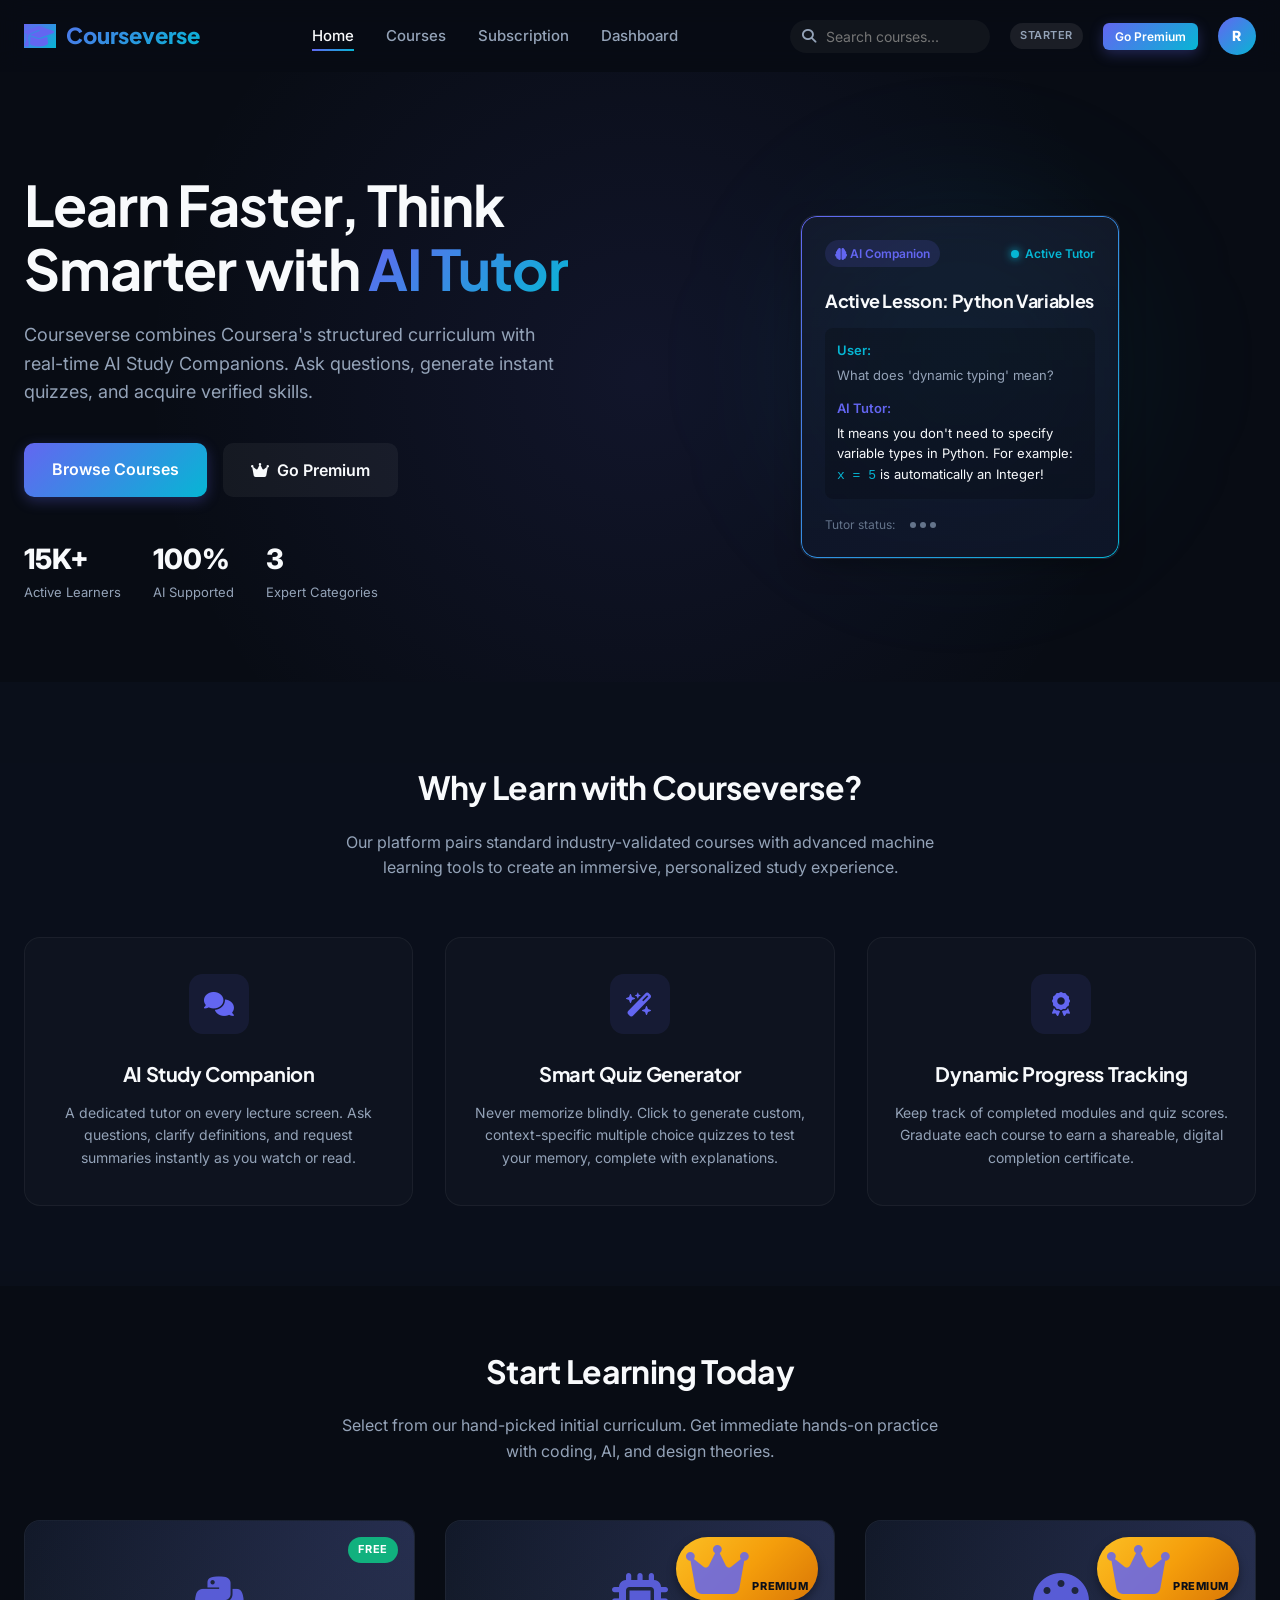
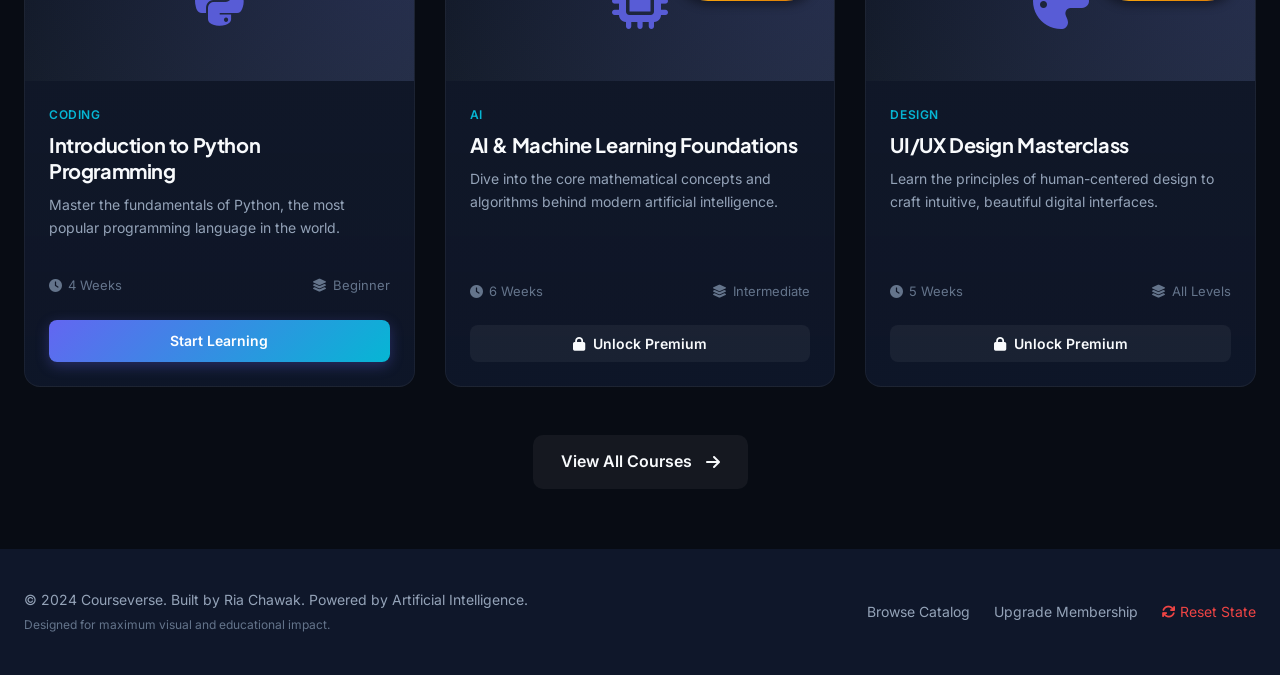
<file: index.html>
<!DOCTYPE html>
<html lang="en">
<head>
    <meta charset="UTF-8">
    <meta name="viewport" content="width=device-width, initial-scale=1.0">
    <title>Courseverse - AI-Powered E-Learning Platform</title>
    <!-- Favicon -->
    <link rel="icon" type="image/svg+xml" href="data:image/svg+xml,<svg xmlns='http://www.w3.org/2000/svg' viewBox='0 0 100 100'><text y='0.9em' font-size='90'>🎓</text></svg>">
    <!-- FontAwesome Icons -->
    <link rel="stylesheet" href="https://cdnjs.cloudflare.com/ajax/libs/font-awesome/6.4.0/css/all.min.css">
    <!-- Main Style Sheet -->
    <link rel="stylesheet" href="css/style.css">
</head>
<body>

    <!-- Header Navigation -->
    <header>
        <div class="container nav-container">
            <a href="index.html" class="logo">
                <i class="fa-solid fa-graduation-cap"></i> Courseverse
            </a>
            
            <ul class="nav-menu">
                <li><a href="index.html" class="nav-link active">Home</a></li>
                <li><a href="courses.html" class="nav-link">Courses</a></li>
                <li><a href="subscription.html" class="nav-link">Subscription</a></li>
                <li><a href="dashboard.html" class="nav-link">Dashboard</a></li>
            </ul>

            <div class="nav-actions">
                <form action="courses.html" method="GET" class="nav-search">
                    <i class="fa-solid fa-magnifying-glass"></i>
                    <input type="text" name="search" placeholder="Search courses...">
                </form>

                <!-- Membership status & Action -->
                <div id="nav-membership-section" class="nav-actions">
                    <!-- Injected dynamically by main.js -->
                </div>

                <a href="dashboard.html" class="profile-avatar" style="width: 38px; height: 38px; font-size: 14px;">R</a>
            </div>
        </div>
    </header>

    <!-- Main Content -->
    <main class="main-content">
        <!-- Hero Section -->
        <section class="hero-section">
            <div class="container hero-grid">
                <div class="hero-text animate-fade">
                    <h1>Learn Faster, Think Smarter with <span>AI Tutor</span></h1>
                    <p>Courseverse combines Coursera's structured curriculum with real-time AI Study Companions. Ask questions, generate instant quizzes, and acquire verified skills.</p>
                    
                    <div class="hero-cta">
                        <a href="courses.html" class="btn btn-primary btn-lg">Browse Courses</a>
                        <button id="hero-premium-btn" onclick="openUpgradeModal()" class="btn btn-secondary btn-lg btn-premium-text">
                            <i class="fa-solid fa-crown"></i> Go Premium
                        </button>
                    </div>

                    <div class="hero-stats">
                        <div class="stat-item">
                            <span class="stat-number">15K+</span>
                            <span class="stat-label">Active Learners</span>
                        </div>
                        <div class="stat-item">
                            <span class="stat-number">100%</span>
                            <span class="stat-label">AI Supported</span>
                        </div>
                        <div class="stat-item">
                            <span class="stat-number">3</span>
                            <span class="stat-label">Expert Categories</span>
                        </div>
                    </div>
                </div>

                <div class="hero-visual animate-fade" style="animation-delay: 0.15s;">
                    <div class="premium-card">
                        <div class="card-header-badge">
                            <span class="card-badge"><i class="fa-solid fa-brain"></i> AI Companion</span>
                            <div class="ai-pulse-indicator">
                                <div class="ai-pulse-dot"></div>
                                <span>Active Tutor</span>
                            </div>
                        </div>
                        <h3 style="font-size: 18px; margin-bottom: 12px;">Active Lesson: Python Variables</h3>
                        
                        <div style="background: rgba(0, 0, 0, 0.2); border-radius: 8px; padding: 12px; margin-bottom: 16px; font-size: 13px;">
                            <div style="color: var(--accent-cyan); font-weight: 600; margin-bottom: 4px;">User:</div>
                            <div style="color: var(--text-secondary); margin-bottom: 12px;">What does 'dynamic typing' mean?</div>
                            
                            <div style="color: var(--accent-indigo); font-weight: 600; margin-bottom: 4px;">AI Tutor:</div>
                            <div style="color: var(--text-primary);">It means you don't need to specify variable types in Python. For example: <code style="color: var(--accent-cyan);">x = 5</code> is automatically an Integer!</div>
                        </div>

                        <div style="display: flex; gap: 8px; align-items: center;">
                            <span style="font-size: 12px; color: var(--text-muted);">Tutor status:</span>
                            <span class="typing-indicator">
                                <span class="typing-dot"></span>
                                <span class="typing-dot"></span>
                                <span class="typing-dot"></span>
                            </span>
                        </div>
                    </div>
                </div>
            </div>
        </section>

        <!-- Features Spotlight -->
        <section class="features-section">
            <div class="container">
                <div class="section-header animate-fade">
                    <h2>Why Learn with Courseverse?</h2>
                    <p>Our platform pairs standard industry-validated courses with advanced machine learning tools to create an immersive, personalized study experience.</p>
                </div>

                <div class="features-grid">
                    <div class="feature-box animate-fade" style="animation-delay: 0.1s;">
                        <div class="feature-icon">
                            <i class="fa-solid fa-comments"></i>
                        </div>
                        <h3>AI Study Companion</h3>
                        <p>A dedicated tutor on every lecture screen. Ask questions, clarify definitions, and request summaries instantly as you watch or read.</p>
                    </div>

                    <div class="feature-box animate-fade" style="animation-delay: 0.2s;">
                        <div class="feature-icon">
                            <i class="fa-solid fa-wand-magic-sparkles"></i>
                        </div>
                        <h3>Smart Quiz Generator</h3>
                        <p>Never memorize blindly. Click to generate custom, context-specific multiple choice quizzes to test your memory, complete with explanations.</p>
                    </div>

                    <div class="feature-box animate-fade" style="animation-delay: 0.3s;">
                        <div class="feature-icon">
                            <i class="fa-solid fa-award"></i>
                        </div>
                        <h3>Dynamic Progress Tracking</h3>
                        <p>Keep track of completed modules and quiz scores. Graduate each course to earn a shareable, digital completion certificate.</p>
                    </div>
                </div>
            </div>
        </section>

        <!-- Featured Courses Section -->
        <section class="course-grid-container">
            <div class="container">
                <div class="section-header">
                    <h2>Start Learning Today</h2>
                    <p>Select from our hand-picked initial curriculum. Get immediate hands-on practice with coding, AI, and design theories.</p>
                </div>

                <div class="course-grid">
                    <!-- Course 1 -->
                    <div class="course-card">
                        <div class="course-banner">
                            <span class="course-badge-free">Free</span>
                            <i class="fa-brands fa-python"></i>
                        </div>
                        <div class="course-body">
                            <span class="course-category">Coding</span>
                            <h3>Introduction to Python Programming</h3>
                            <p>Master the fundamentals of Python, the most popular programming language in the world.</p>
                            <div class="course-meta">
                                <span><i class="fa-solid fa-clock"></i> 4 Weeks</span>
                                <span><i class="fa-solid fa-layer-group"></i> Beginner</span>
                            </div>
                        </div>
                        <div class="course-footer">
                            <a href="course_detail.html?course=python-101&lesson=py-vars" class="btn btn-primary">Start Learning</a>
                        </div>
                    </div>

                    <!-- Course 2 -->
                    <div class="course-card" id="card-ai">
                        <div class="course-banner">
                            <span class="course-badge-premium"><i class="fa-solid fa-crown"></i> Premium</span>
                            <i class="fa-solid fa-microchip"></i>
                        </div>
                        <div class="course-body">
                            <span class="course-category">AI</span>
                            <h3>AI & Machine Learning Foundations</h3>
                            <p>Dive into the core mathematical concepts and algorithms behind modern artificial intelligence.</p>
                            <div class="course-meta">
                                <span><i class="fa-solid fa-clock"></i> 6 Weeks</span>
                                <span><i class="fa-solid fa-layer-group"></i> Intermediate</span>
                            </div>
                        </div>
                        <div class="course-footer" id="footer-ai">
                            <!-- Populated dynamically by script below -->
                        </div>
                    </div>

                    <!-- Course 3 -->
                    <div class="course-card" id="card-design">
                        <div class="course-banner">
                            <span class="course-badge-premium"><i class="fa-solid fa-crown"></i> Premium</span>
                            <i class="fa-solid fa-palette"></i>
                        </div>
                        <div class="course-body">
                            <span class="course-category">Design</span>
                            <h3>UI/UX Design Masterclass</h3>
                            <p>Learn the principles of human-centered design to craft intuitive, beautiful digital interfaces.</p>
                            <div class="course-meta">
                                <span><i class="fa-solid fa-clock"></i> 5 Weeks</span>
                                <span><i class="fa-solid fa-layer-group"></i> All Levels</span>
                            </div>
                        </div>
                        <div class="course-footer" id="footer-design">
                            <!-- Populated dynamically by script below -->
                        </div>
                    </div>
                </div>

                <div style="text-align: center; margin-top: 48px;">
                    <a href="courses.html" class="btn btn-secondary btn-lg">View All Courses <i class="fa-solid fa-arrow-right" style="margin-left: 6px;"></i></a>
                </div>
            </div>
        </section>
    </main>

    <!-- Unified Footer -->
    <footer>
        <div class="container footer-container">
            <div>
                <p>&copy; 2024 Courseverse. Built by Ria Chawak. Powered by Artificial Intelligence.</p>
                <p style="font-size: 12px; color: var(--text-muted); margin-top: 4px;">Designed for maximum visual and educational impact.</p>
            </div>
            <div class="footer-links">
                <a href="courses.html">Browse Catalog</a>
                <a href="subscription.html">Upgrade Membership</a>
                <a href="#" onclick="resetSubscription(event)" style="color: var(--error);"><i class="fa-solid fa-arrows-rotate"></i> Reset State</a>
            </div>
        </div>
    </footer>

    <!-- Universal Checkout Upgrade Modal -->
    <div id="checkout-modal" class="modal-overlay">
        <div class="modal-box">
            <button onclick="closeUpgradeModal()" class="modal-close"><i class="fa-solid fa-xmark"></i></button>
            
            <div id="checkout-modal-form">
                <div class="modal-header">
                    <i class="fa-solid fa-gem"></i>
                    <h2>Upgrade to Courseverse Premium</h2>
                    <p style="color: var(--text-secondary); font-size: 14px; margin-top: 6px;">Unlock all AI features, certificate tracks, and premium syllabus details.</p>
                </div>

                <div class="checkout-details">
                    <div class="detail-row">
                        <span>Plan Type</span>
                        <span style="font-weight: 600;">Premium Pro Membership</span>
                    </div>
                    <div class="detail-row">
                        <span>Duration</span>
                        <span>Monthly Recurring</span>
                    </div>
                    <div class="detail-row">
                        <span>Price</span>
                        <span style="color: var(--accent-premium); font-weight: 700;">$19.99 / mo</span>
                    </div>
                </div>

                <div style="display: flex; flex-direction: column; gap: 12px;">
                    <button onclick="confirmUpgrade(event)" class="btn btn-premium btn-lg" style="width: 100%;">
                        <i class="fa-solid fa-lock-open"></i> Secure Unlock Now
                    </button>
                    <p style="font-size: 11px; text-align: center; color: var(--text-muted);">
                        This is a simulated secure check-out. Clicking will instantly upgrade your session locally.
                    </p>
                </div>
            </div>

            <div id="checkout-success-view" class="upgrade-success-anim">
                <i class="fa-solid fa-circle-check animate-fade"></i>
                <h2>Welcome to Premium!</h2>
                <p style="color: var(--text-secondary); margin-top: 10px; font-size: 14px; margin-bottom: 24px;">
                    Your account has been upgraded. You now have full access to all interactive AI tutors, quizzes, and certificates.
                </p>
                <button onclick="closeUpgradeSuccess()" class="btn btn-secondary" style="width: 100%;">Let's Learn</button>
            </div>
        </div>
    </div>

    <!-- Scripts -->
    <script src="js/db.js"></script>
    <script src="js/main.js"></script>
    <script>
        document.addEventListener("DOMContentLoaded", () => {
            const isPremium = localStorage.getItem("is_premium") === "true";
            
            // Adjust hero premium action
            const heroPremiumBtn = document.getElementById("hero-premium-btn");
            if (isPremium && heroPremiumBtn) {
                heroPremiumBtn.outerHTML = `<a href="dashboard.html" class="btn btn-secondary btn-lg">View Dashboard</a>`;
            }

            // Adjust AI Card Footer
            const footerAi = document.getElementById("footer-ai");
            if (isPremium) {
                footerAi.innerHTML = `<a href="course_detail.html?course=ai-ml-basics&lesson=ai-intro" class="btn btn-primary">Start Learning</a>`;
            } else {
                footerAi.innerHTML = `<button onclick="openUpgradeModal()" class="btn btn-secondary"><i class="fa-solid fa-lock"></i> Unlock Premium</button>`;
            }

            // Adjust Design Card Footer
            const footerDesign = document.getElementById("footer-design");
            if (isPremium) {
                footerDesign.innerHTML = `<a href="course_detail.html?course=design-101&lesson=ds-thinking" class="btn btn-primary">Start Learning</a>`;
            } else {
                footerDesign.innerHTML = `<button onclick="openUpgradeModal()" class="btn btn-secondary"><i class="fa-solid fa-lock"></i> Unlock Premium</button>`;
            }
        });
    </script>
</body>
</html>
</file>
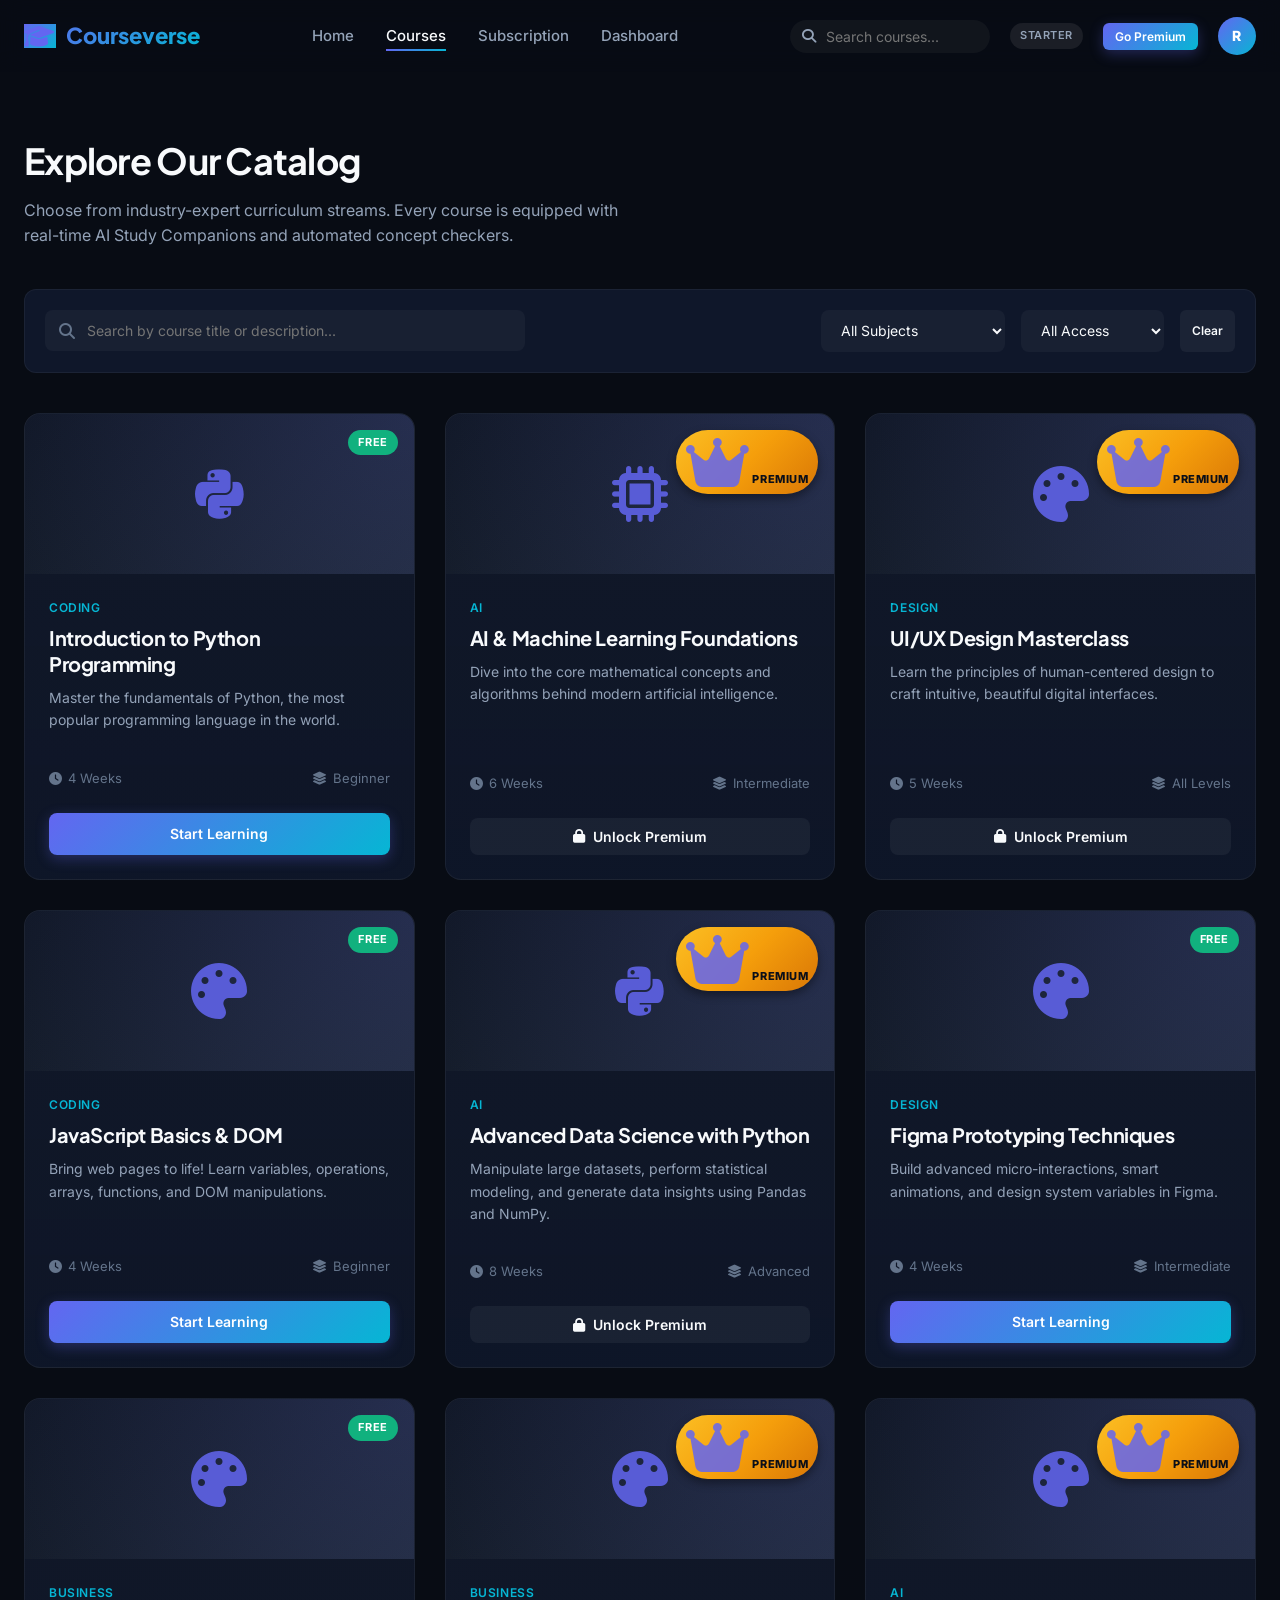
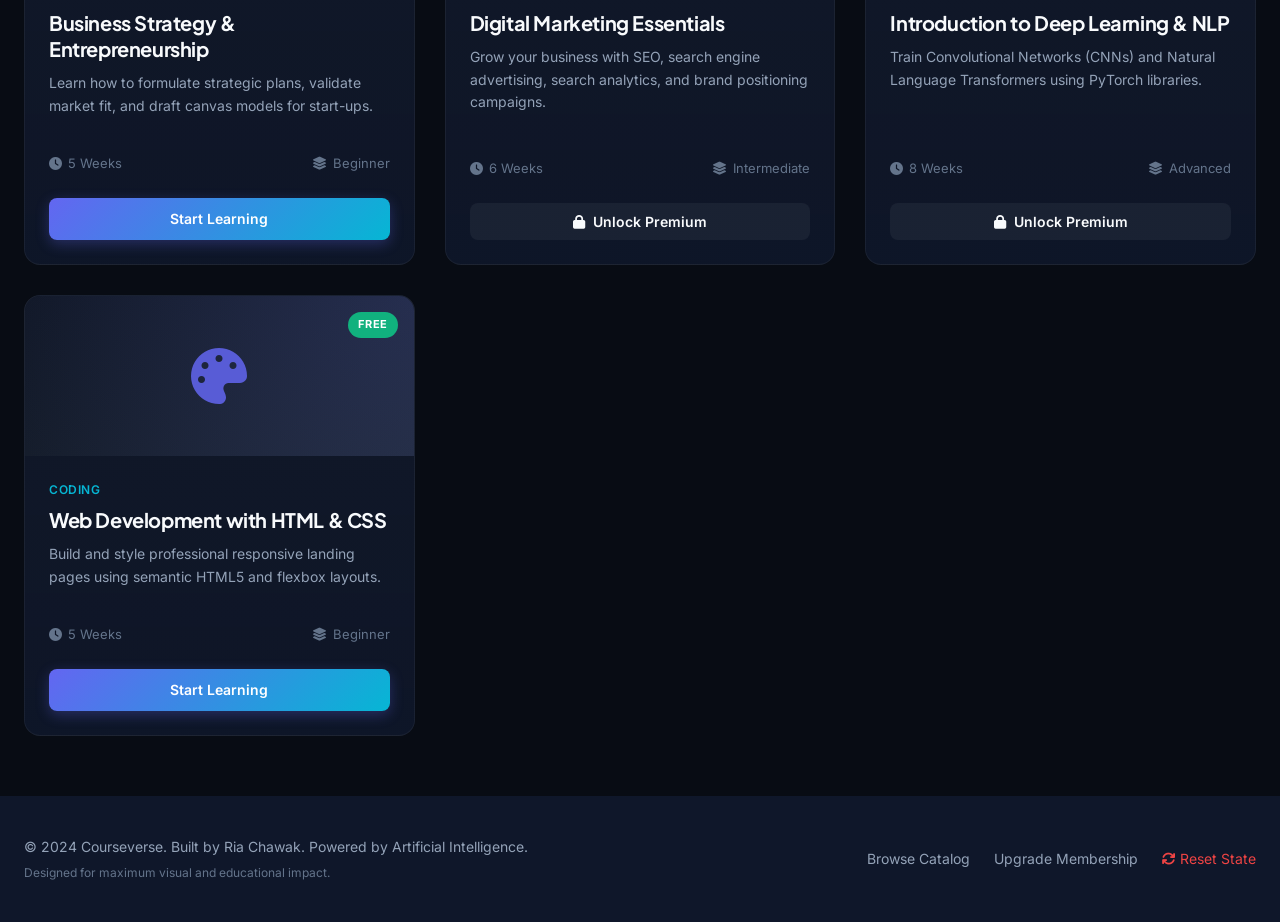
<file: course_detail.html>
<!DOCTYPE html>
<html lang="en">
<head>
    <meta charset="UTF-8">
    <meta name="viewport" content="width=device-width, initial-scale=1.0">
    <title>Course Player - Courseverse</title>
    <!-- Favicon -->
    <link rel="icon" type="image/svg+xml" href="data:image/svg+xml,<svg xmlns='http://www.w3.org/2000/svg' viewBox='0 0 100 100'><text y='0.9em' font-size='90'>🎓</text></svg>">
    <!-- FontAwesome Icons -->
    <link rel="stylesheet" href="https://cdnjs.cloudflare.com/ajax/libs/font-awesome/6.4.0/css/all.min.css">
    <!-- Main Style Sheet -->
    <link rel="stylesheet" href="css/style.css">
</head>
<body>

    <!-- Header Navigation -->
    <header>
        <div class="container nav-container" style="height: 72px;">
            <a href="index.html" class="logo">
                <i class="fa-solid fa-graduation-cap"></i> Courseverse
            </a>
            
            <ul class="nav-menu">
                <li><a href="index.html" class="nav-link">Home</a></li>
                <li><a href="courses.html" class="nav-link">Courses</a></li>
                <li><a href="subscription.html" class="nav-link">Subscription</a></li>
                <li><a href="dashboard.html" class="nav-link">Dashboard</a></li>
            </ul>

            <div class="nav-actions">
                <form action="courses.html" method="GET" class="nav-search">
                    <i class="fa-solid fa-magnifying-glass"></i>
                    <input type="text" name="search" placeholder="Search courses...">
                </form>

                <!-- Membership status & Action -->
                <div id="nav-membership-section" class="nav-actions">
                    <!-- Injected dynamically by main.js -->
                </div>

                <a href="dashboard.html" class="profile-avatar" style="width: 38px; height: 38px; font-size: 14px;">R</a>
            </div>
        </div>
    </header>

    <!-- Main Content Grid -->
    <main class="main-content">
        <div class="course-player-container">
            
            <!-- LEFT PANEL: Course Outline Navigation -->
            <aside class="player-outline">
                <div class="outline-header">
                    <h4 class="outline-title" id="player-course-title">Loading Course...</h4>
                    <div class="outline-progress">
                        <span id="completion-stats">0 of 0 completed</span>
                    </div>
                </div>

                <ul class="outline-list" id="player-outline-list">
                    <!-- Outlines injected dynamically by course.js -->
                </ul>
            </aside>

            <!-- CENTER PANEL: Primary Learning Screen -->
            <section class="player-screen animate-fade">
                
                <!-- Video Mock Player -->
                <div class="video-mock-container">
                    <div class="video-mock-overlay">
                        <div class="video-play-btn">
                            <i class="fa-solid fa-play" style="margin-left: 4px;"></i>
                        </div>
                        <h4 style="font-size: 16px;" id="player-video-title">Lecture Video</h4>
                        <p style="font-size: 12px; color: var(--text-secondary);">Duration: ~12 minutes</p>
                    </div>
                </div>

                <!-- Lesson Description Card -->
                <div class="lesson-body">
                    <div class="lesson-meta">
                        <span class="course-category" id="player-lesson-category">Loading</span>
                        <span style="font-size: 13px; color: var(--text-muted);">Syllabus Unit</span>
                    </div>
                    <h2 id="player-lesson-title">Loading Lesson Title</h2>
                    <p id="player-lesson-content">Loading lesson body transcript details...</p>

                    <!-- Code block placeholder -->
                    <div id="player-code-container" style="display: none;">
                        <h4 style="font-size: 15px; margin-top: 24px; margin-bottom: 8px;"><i class="fa-solid fa-terminal" style="color: var(--accent-indigo); margin-right: 6px;"></i> Interactive Code Example</h4>
                        <pre class="lesson-code-block"><code id="player-code-block"># code example</code></pre>
                </div>

                <!-- Completion Toggle & Navigation -->
                <div class="player-nav-controls">
                    <!-- Complete Checkbox Button -->
                    <button onclick="toggleLessonCompletionStatic()" id="complete-btn" class="btn btn-primary">
                        <i class="fa-solid fa-circle" id="complete-btn-icon" style="margin-right: 6px;"></i>
                        <span id="complete-btn-text">Mark Complete</span>
                    </button>

                    <!-- Back/Next Buttons -->
                    <div style="display: flex; gap: 12px;">
                        <button id="player-prev-btn" onclick="navigateLesson('prev')" class="btn btn-secondary" disabled><i class="fa-solid fa-chevron-left" style="margin-right: 6px;"></i> Prev</button>
                        <button id="player-next-btn" onclick="navigateLesson('next')" class="btn btn-secondary" disabled>Next <i class="fa-solid fa-chevron-right" style="margin-left: 6px;"></i></button>
                    </div>
                </div>
            </section>

            <!-- RIGHT PANEL: AI Study Companion Sidebar -->
            <aside class="player-ai-sidebar">
                <div class="ai-sidebar-header">
                    <i class="fa-solid fa-robot"></i>
                    <h3>AI Study Companion <span class="status-dot"></span></h3>
                </div>

                <!-- Chat History -->
                <div class="ai-chat-history" id="chat-history">
                    <!-- Messages populated dynamically -->
                </div>

                <!-- Typing Indicator (Hidden by default) -->
                <div id="ai-typing-indicator" class="ai-chat-history" style="display: none; padding: 10px 20px; flex-grow: 0; min-height: 0;">
                    <div class="chat-bubble chat-bubble-ai" style="padding: 8px 12px; display: inline-flex; align-items: center; gap: 8px;">
                        <span>AI Tutor thinking</span>
                        <span class="typing-indicator">
                            <span class="typing-dot"></span>
                            <span class="typing-dot"></span>
                            <span class="typing-dot"></span>
                        </span>
                    </div>
                </div>

                <!-- Predefined Action Buttons -->
                <div class="ai-quick-prompts">
                    <button onclick="sendQuickPromptStatic('Summarize Lesson')" class="quick-prompt-btn"><i class="fa-solid fa-paragraph"></i> Summarize</button>
                    <button onclick="sendQuickPromptStatic('Explain Concept')" class="quick-prompt-btn"><i class="fa-solid fa-lightbulb"></i> Explain Concept</button>
                    <button onclick="sendQuickPromptStatic('Key Concepts')" class="quick-prompt-btn"><i class="fa-solid fa-key"></i> Key Vocabulary</button>
                    <button onclick="triggerQuizGenerationStatic()" class="quick-prompt-btn" style="background: rgba(6, 182, 212, 0.1); border-color: rgba(6, 182, 212, 0.2); color: var(--accent-cyan); font-weight: 600;"><i class="fa-solid fa-clipboard-question"></i> Generate AI Quiz</button>
                </div>

                <!-- User Chat Input Bar -->
                <div class="ai-chat-input-bar" id="ai-chat-input-container">
                    <!-- Injected dynamically by course.js based on premium level -->
                </div>
            </aside>
        </div>
    </main>

    <!-- AI Dynamic Quiz Overlay Modal -->
    <div id="quiz-modal" class="modal-overlay">
        <div class="quiz-modal-box modal-box">
            <button onclick="closeQuizModal()" class="modal-close"><i class="fa-solid fa-xmark"></i></button>
            
            <div id="quiz-loading-view" style="text-align: center; padding: 40px 0;">
                <span class="typing-indicator" style="width: 60px; height: 20px; margin: 0 auto 16px auto;">
                    <span class="typing-dot" style="width: 10px; height: 10px;"></span>
                    <span class="typing-dot" style="width: 10px; height: 10px;"></span>
                    <span class="typing-dot" style="width: 10px; height: 10px;"></span>
                </span>
                <h3>Formulating AI Assessment...</h3>
                <p style="color: var(--text-secondary); font-size: 13px; margin-top: 6px;">Analyzing lesson transcript and preparing questions.</p>
            </div>

            <div id="quiz-content-view" style="display: none;">
                <div class="quiz-progress-text">Question <span id="quiz-current-num">1</span> of <span id="quiz-total-num">3</span></div>
                <div class="quiz-progress-bar-bg">
                    <div class="quiz-progress-bar-fill" id="quiz-progress-bar"></div>
                </div>

                <div class="quiz-question-text" id="quiz-question">What is a python variable?</div>
                
                <div class="quiz-options-list" id="quiz-options">
                    <!-- Options injected dynamically -->
                </div>

                <div class="quiz-explanation-box" id="quiz-explanation" style="display: none;">
                    <strong>Explanation:</strong>
                    <span id="quiz-explanation-text">...</span>
                </div>

                <button id="quiz-action-btn" onclick="submitAnswerStatic()" class="btn btn-primary" style="width: 100%;" disabled>Submit Answer</button>
            </div>

            <div id="quiz-result-view" class="quiz-result-view" style="display: none;">
                <i class="fa-solid fa-circle-check"></i>
                <h2>Assessment Complete!</h2>
                <div class="quiz-result-score">Score: <span id="quiz-score-val">3</span>/<span id="quiz-score-total">3</span></div>
                <p style="color: var(--text-secondary); margin-bottom: 24px; font-size: 14px;" id="quiz-result-feedback">...</p>
                <button onclick="closeQuizModal()" class="btn btn-secondary" style="width: 100%;">Return to Lesson</button>
            </div>
        </div>
    </div>

    <!-- Universal Checkout Upgrade Modal -->
    <div id="checkout-modal" class="modal-overlay">
        <div class="modal-box">
            <button onclick="closeUpgradeModal()" class="modal-close"><i class="fa-solid fa-xmark"></i></button>
            
            <div id="checkout-modal-form">
                <div class="modal-header">
                    <i class="fa-solid fa-gem"></i>
                    <h2>Upgrade to Courseverse Premium</h2>
                    <p style="color: var(--text-secondary); font-size: 14px; margin-top: 6px;">Unlock all AI features, certificate tracks, and premium syllabus details.</p>
                </div>

                <div class="checkout-details">
                    <div class="detail-row">
                        <span>Plan Type</span>
                        <span style="font-weight: 600;">Premium Pro Membership</span>
                    </div>
                    <div class="detail-row">
                        <span>Duration</span>
                        <span>Monthly Recurring</span>
                    </div>
                    <div class="detail-row">
                        <span>Price</span>
                        <span style="color: var(--accent-premium); font-weight: 700;">$19.99 / mo</span>
                    </div>
                </div>

                <div style="display: flex; flex-direction: column; gap: 12px;">
                    <button onclick="confirmUpgrade(event)" class="btn btn-premium btn-lg" style="width: 100%;">
                        <i class="fa-solid fa-lock-open"></i> Secure Unlock Now
                    </button>
                    <p style="font-size: 11px; text-align: center; color: var(--text-muted);">
                        This is a simulated secure check-out. Clicking will instantly upgrade your session locally.
                    </p>
                </div>
            </div>

            <div id="checkout-success-view" class="upgrade-success-anim">
                <i class="fa-solid fa-circle-check animate-fade"></i>
                <h2>Welcome to Premium!</h2>
                <p style="color: var(--text-secondary); margin-top: 10px; font-size: 14px; margin-bottom: 24px;">
                    Your account has been upgraded. You now have full access to all interactive AI tutors, quizzes, and certificates.
                </p>
                <button onclick="closeUpgradeSuccess()" class="btn btn-secondary" style="width: 100%;">Let's Learn</button>
            </div>
        </div>
    </div>

    <!-- Unified Footer -->
    <footer>
        <div class="container footer-container">
            <div>
                <p>&copy; 2024 Courseverse. Built by Ria Chawak. Powered by Artificial Intelligence.</p>
                <p style="font-size: 12px; color: var(--text-muted); margin-top: 4px;">Designed for maximum visual and educational impact.</p>
            </div>
            <div class="footer-links">
                <a href="courses.html">Browse Catalog</a>
                <a href="subscription.html">Upgrade Membership</a>
                <a href="#" onclick="resetSubscription(event)" style="color: var(--error);"><i class="fa-solid fa-arrows-rotate"></i> Reset State</a>
            </div>
        </div>
    </footer>

    <!-- Scripts -->
    <script src="js/db.js"></script>
    <script src="js/main.js"></script>
    <script src="js/course.js"></script>
</body>
</html>
</file>
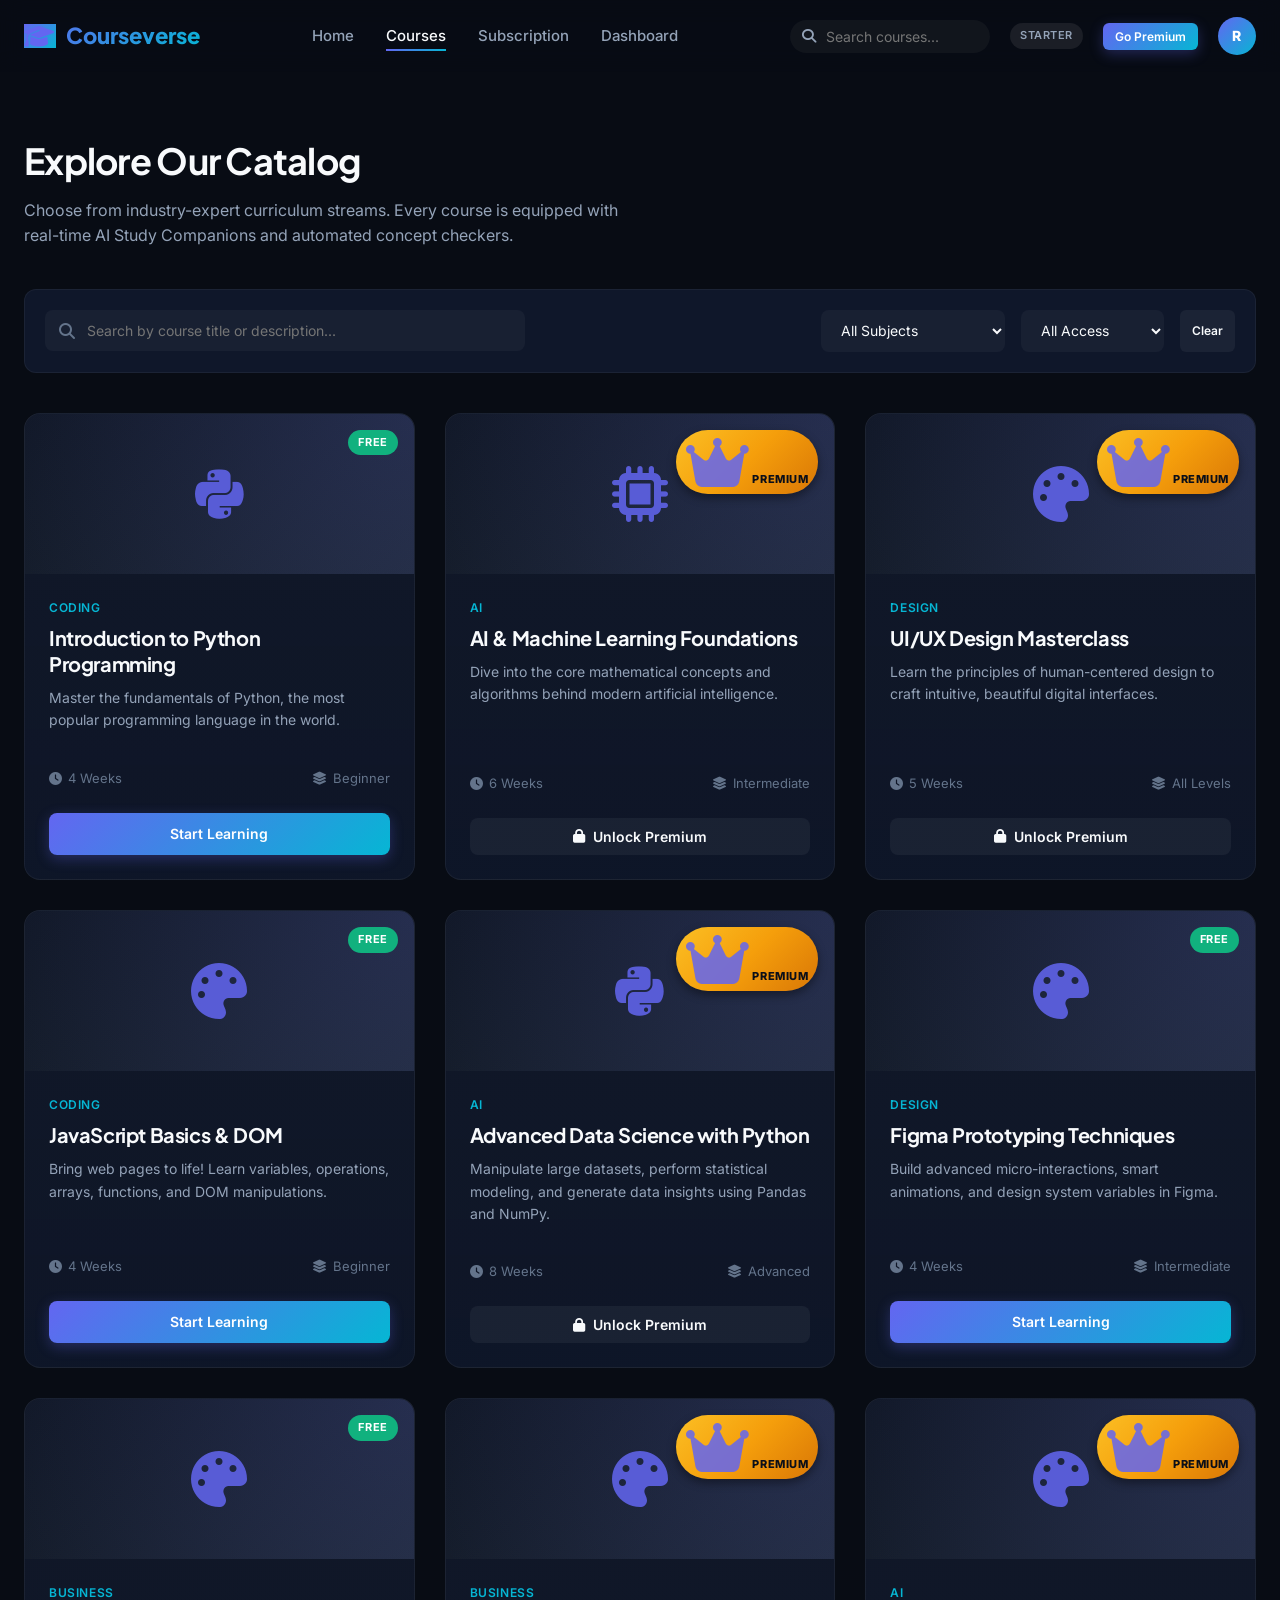
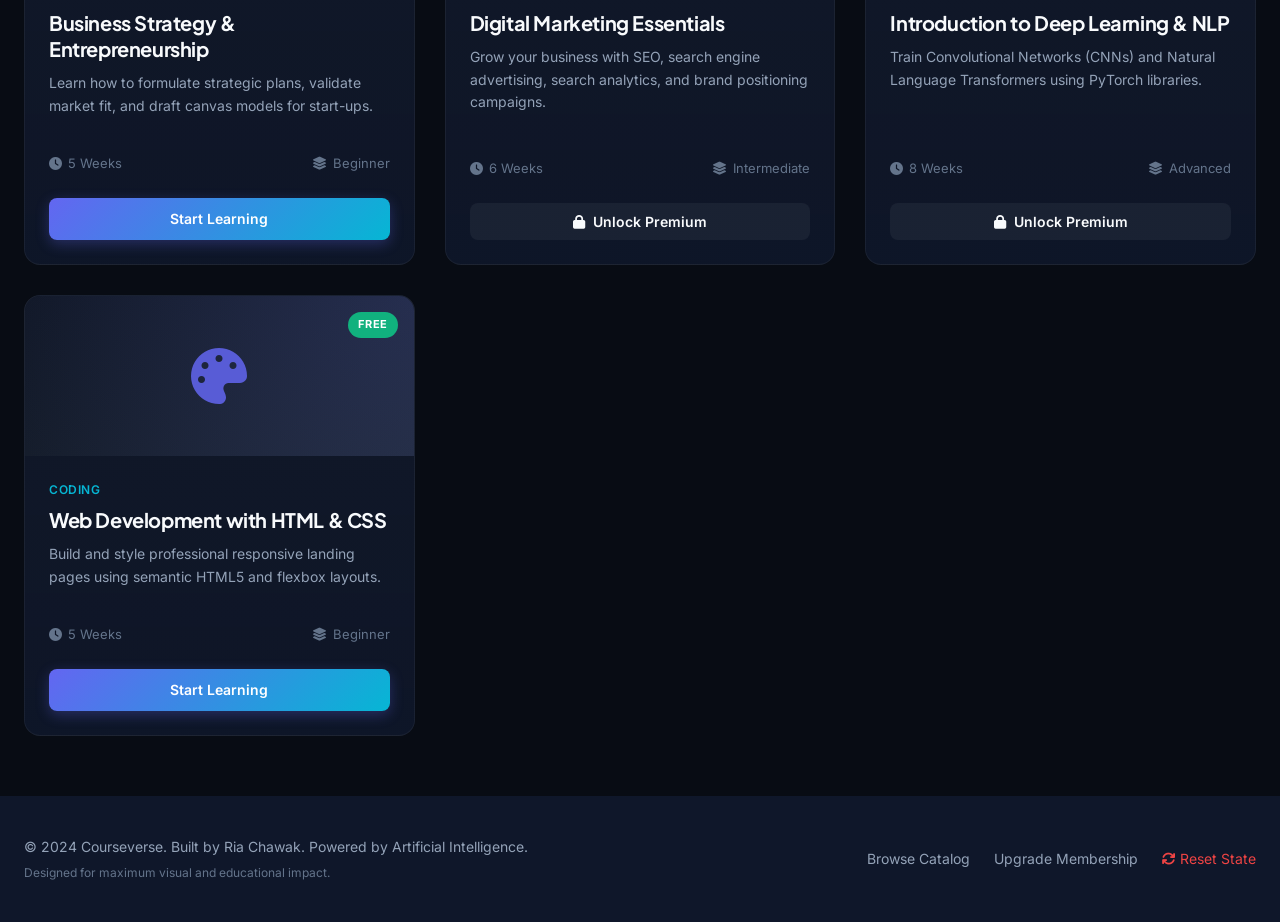
<file: courses.html>
<!DOCTYPE html>
<html lang="en">
<head>
    <meta charset="UTF-8">
    <meta name="viewport" content="width=device-width, initial-scale=1.0">
    <title>Course Catalog - Courseverse</title>
    <!-- Favicon -->
    <link rel="icon" type="image/svg+xml" href="data:image/svg+xml,<svg xmlns='http://www.w3.org/2000/svg' viewBox='0 0 100 100'><text y='0.9em' font-size='90'>🎓</text></svg>">
    <!-- FontAwesome Icons -->
    <link rel="stylesheet" href="https://cdnjs.cloudflare.com/ajax/libs/font-awesome/6.4.0/css/all.min.css">
    <!-- Main Style Sheet -->
    <link rel="stylesheet" href="css/style.css">
</head>
<body>

    <!-- Header Navigation -->
    <header>
        <div class="container nav-container">
            <a href="index.html" class="logo">
                <i class="fa-solid fa-graduation-cap"></i> Courseverse
            </a>
            
            <ul class="nav-menu">
                <li><a href="index.html" class="nav-link">Home</a></li>
                <li><a href="courses.html" class="nav-link active">Courses</a></li>
                <li><a href="subscription.html" class="nav-link">Subscription</a></li>
                <li><a href="dashboard.html" class="nav-link">Dashboard</a></li>
            </ul>

            <div class="nav-actions">
                <form action="courses.html" method="GET" class="nav-search" onsubmit="triggerSearch(event)">
                    <i class="fa-solid fa-magnifying-glass"></i>
                    <input type="text" id="nav-search-input" placeholder="Search courses...">
                </form>

                <!-- Membership status & Action -->
                <div id="nav-membership-section" class="nav-actions">
                    <!-- Injected dynamically by main.js -->
                </div>

                <a href="dashboard.html" class="profile-avatar" style="width: 38px; height: 38px; font-size: 14px;">R</a>
            </div>
        </div>
    </header>

    <!-- Main Content -->
    <main class="main-content">
        <section class="container" style="padding: 60px 24px;">
            <!-- Catalog Header -->
            <div style="margin-bottom: 40px; text-align: left;" class="animate-fade">
                <h1 style="font-size: 36px; margin-bottom: 8px;">Explore Our Catalog</h1>
                <p style="color: var(--text-secondary); max-width: 600px;">
                    Choose from industry-expert curriculum streams. Every course is equipped with real-time AI Study Companions and automated concept checkers.
                </p>
            </div>

            <!-- Filter Bar -->
            <div class="filter-bar animate-fade" style="animation-delay: 0.1s;">
                <div class="filter-search">
                    <i class="fa-solid fa-magnifying-glass"></i>
                    <input type="text" id="search-input" placeholder="Search by course title or description..." oninput="filterCatalog()">
                </div>

                <div class="filter-groups">
                    <!-- Category Selector -->
                    <select class="filter-select" id="category-select" onchange="filterCatalog()">
                        <option value="all">All Subjects</option>
                        <option value="coding">Coding</option>
                        <option value="ai">Artificial Intelligence</option>
                        <option value="design">UI/UX Design</option>
                    </select>

                    <!-- Access Tier Selector -->
                    <select class="filter-select" id="access-select" onchange="filterCatalog()">
                        <option value="all">All Access</option>
                        <option value="free">Free Courses</option>
                        <option value="premium">Premium Only</option>
                    </select>

                    <button onclick="clearCatalogFilters()" class="btn btn-secondary btn-sm" style="height: 42px;">Clear</button>
                </div>
            </div>

            <!-- Dynamic Courses Container -->
            <div class="course-grid-container" style="padding: 0;">
                <div class="course-grid" id="catalog-grid">
                    <!-- Dynamic rendering by script -->
                </div>
                
                <div id="catalog-empty-state" style="display: none; text-align: center; padding: 80px 24px; background: var(--bg-secondary); border-radius: 16px; border: var(--glass-border);">
                    <i class="fa-solid fa-graduation-cap" style="font-size: 56px; color: var(--text-muted); margin-bottom: 20px;"></i>
                    <h3 style="font-size: 22px; margin-bottom: 8px;">No Courses Found</h3>
                    <p style="color: var(--text-secondary); max-width: 400px; margin: 0 auto 24px auto;">
                        We couldn't find any courses matching your search criteria. Try modifying your filters or terms.
                    </p>
                    <button onclick="clearCatalogFilters()" class="btn btn-primary">Reset Catalog Search</button>
                </div>
            </div>
        </section>
    </main>

    <!-- Unified Footer -->
    <footer>
        <div class="container footer-container">
            <div>
                <p>&copy; 2024 Courseverse. Built by Ria Chawak. Powered by Artificial Intelligence.</p>
                <p style="font-size: 12px; color: var(--text-muted); margin-top: 4px;">Designed for maximum visual and educational impact.</p>
            </div>
            <div class="footer-links">
                <a href="courses.html">Browse Catalog</a>
                <a href="subscription.html">Upgrade Membership</a>
                <a href="#" onclick="resetSubscription(event)" style="color: var(--error);"><i class="fa-solid fa-arrows-rotate"></i> Reset State</a>
            </div>
        </div>
    </footer>

    <!-- Universal Checkout Upgrade Modal -->
    <div id="checkout-modal" class="modal-overlay">
        <div class="modal-box">
            <button onclick="closeUpgradeModal()" class="modal-close"><i class="fa-solid fa-xmark"></i></button>
            
            <div id="checkout-modal-form">
                <div class="modal-header">
                    <i class="fa-solid fa-gem"></i>
                    <h2>Upgrade to Courseverse Premium</h2>
                    <p style="color: var(--text-secondary); font-size: 14px; margin-top: 6px;">Unlock all AI features, certificate tracks, and premium syllabus details.</p>
                </div>

                <div class="checkout-details">
                    <div class="detail-row">
                        <span>Plan Type</span>
                        <span style="font-weight: 600;">Premium Pro Membership</span>
                    </div>
                    <div class="detail-row">
                        <span>Duration</span>
                        <span>Monthly Recurring</span>
                    </div>
                    <div class="detail-row">
                        <span>Price</span>
                        <span style="color: var(--accent-premium); font-weight: 700;">$19.99 / mo</span>
                    </div>
                </div>

                <div style="display: flex; flex-direction: column; gap: 12px;">
                    <button onclick="confirmUpgrade(event)" class="btn btn-premium btn-lg" style="width: 100%;">
                        <i class="fa-solid fa-lock-open"></i> Secure Unlock Now
                    </button>
                    <p style="font-size: 11px; text-align: center; color: var(--text-muted);">
                        This is a simulated secure check-out. Clicking will instantly upgrade your session locally.
                    </p>
                </div>
            </div>

            <div id="checkout-success-view" class="upgrade-success-anim">
                <i class="fa-solid fa-circle-check animate-fade"></i>
                <h2>Welcome to Premium!</h2>
                <p style="color: var(--text-secondary); margin-top: 10px; font-size: 14px; margin-bottom: 24px;">
                    Your account has been upgraded. You now have full access to all interactive AI tutors, quizzes, and certificates.
                </p>
                <button onclick="closeUpgradeSuccess()" class="btn btn-secondary" style="width: 100%;">Let's Learn</button>
            </div>
        </div>
    </div>

    <!-- Scripts -->
    <script src="js/db.js"></script>
    <script src="js/main.js"></script>
    <script>
        document.addEventListener("DOMContentLoaded", () => {
            // Check if search query was passed via URL parameter from header
            const params = new URLSearchParams(window.location.search);
            const searchParam = params.get("search");
            if (searchParam) {
                document.getElementById("search-input").value = searchParam;
                document.getElementById("nav-search-input").value = searchParam;
            }
            filterCatalog();
        });

        function triggerSearch(e) {
            e.preventDefault();
            const val = document.getElementById("nav-search-input").value;
            document.getElementById("search-input").value = val;
            filterCatalog();
        }

        function filterCatalog() {
            const query = document.getElementById("search-input").value.toLowerCase().trim();
            const category = document.getElementById("category-select").value.toLowerCase();
            const access = document.getElementById("access-select").value.toLowerCase();
            const isPremium = localStorage.getItem("is_premium") === "true";

            const grid = document.getElementById("catalog-grid");
            const emptyState = document.getElementById("catalog-empty-state");
            grid.innerHTML = "";

            let count = 0;

            for (const cId in COURSES_DB) {
                const c = COURSES_DB[cId];

                // Search query match
                if (query && !c.title.toLowerCase().includes(query) && !c.short_desc.toLowerCase().includes(query)) {
                    continue;
                }
                // Category match
                if (category !== "all" && c.category.toLowerCase() !== category) {
                    continue;
                }
                // Access match
                if (access === "free" && c.is_premium) {
                    continue;
                }
                if (access === "premium" && !c.is_premium) {
                    continue;
                }

                count++;

                // Build HTML
                const card = document.createElement("div");
                card.className = "course-card animate-fade";

                let iconClass = "fa-solid fa-palette";
                if (c.id.includes("python")) iconClass = "fa-brands fa-python";
                else if (c.id.includes("ai")) iconClass = "fa-solid fa-microchip";

                const badge = c.is_premium 
                    ? `<span class="course-badge-premium"><i class="fa-solid fa-crown"></i> Premium</span>`
                    : `<span class="course-badge-free">Free</span>`;

                const footerBtn = (c.is_premium && !isPremium)
                    ? `<button onclick="openUpgradeModal()" class="btn btn-secondary"><i class="fa-solid fa-lock"></i> Unlock Premium</button>`
                    : `<a href="course_detail.html?course=${c.id}&lesson=${c.lessons[0].id}" class="btn btn-primary">Start Learning</a>`;

                card.innerHTML = `
                    <div class="course-banner">
                        ${badge}
                        <i class="${iconClass}"></i>
                    </div>
                    <div class="course-body">
                        <span class="course-category">${c.category}</span>
                        <h3>${c.title}</h3>
                        <p>${c.short_desc}</p>
                        <div class="course-meta">
                            <span><i class="fa-solid fa-clock"></i> ${c.duration}</span>
                            <span><i class="fa-solid fa-layer-group"></i> ${c.level}</span>
                        </div>
                    </div>
                    <div class="course-footer">
                        ${footerBtn}
                    </div>
                `;

                grid.appendChild(card);
            }

            if (count === 0) {
                grid.style.display = "none";
                emptyState.style.display = "block";
            } else {
                grid.style.display = "grid";
                emptyState.style.display = "none";
            }
        }

        function clearCatalogFilters() {
            document.getElementById("search-input").value = "";
            document.getElementById("nav-search-input").value = "";
            document.getElementById("category-select").value = "all";
            document.getElementById("access-select").value = "all";
            filterCatalog();
        }
    </script>
</body>
</html>
</file>
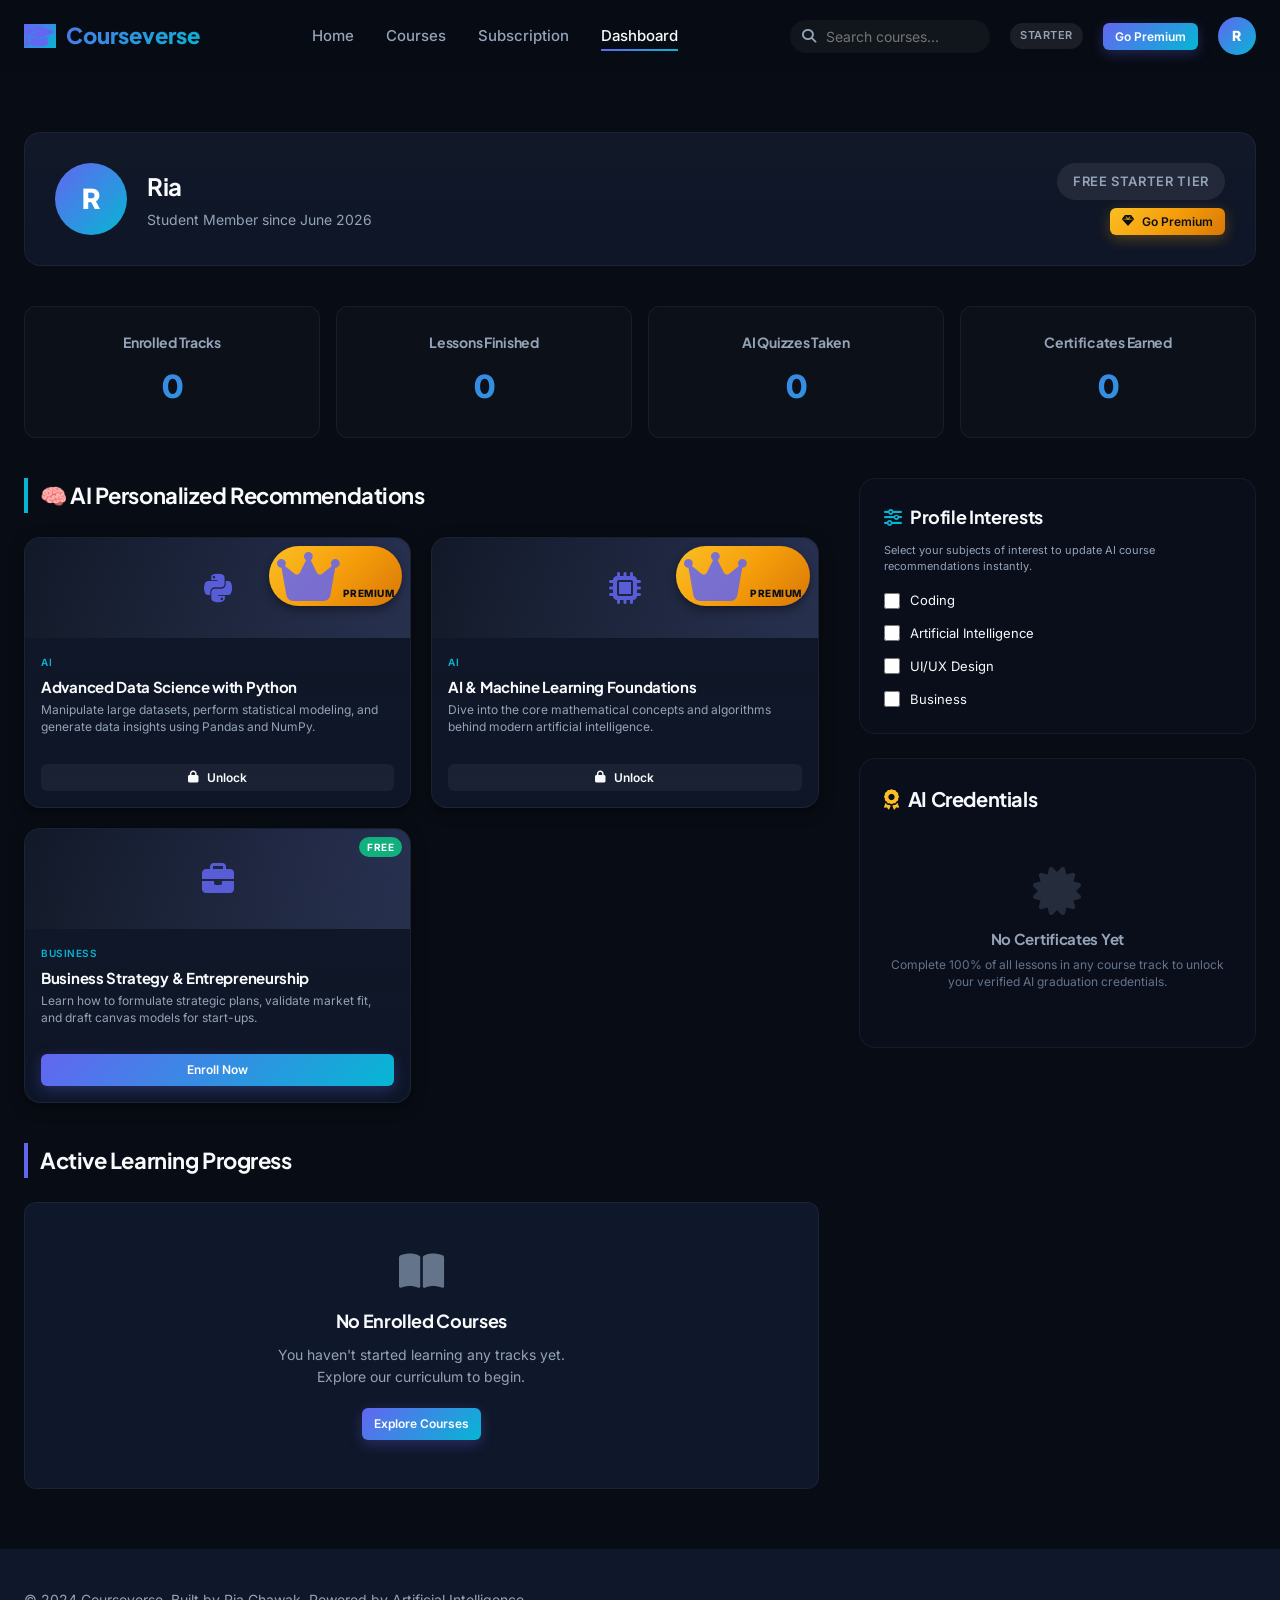
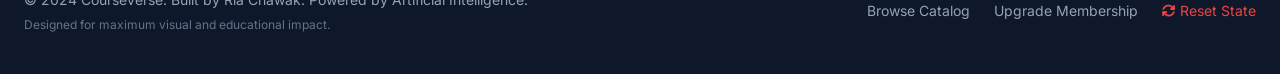
<file: dashboard.html>
<!DOCTYPE html>
<html lang="en">
<head>
    <meta charset="UTF-8">
    <meta name="viewport" content="width=device-width, initial-scale=1.0">
    <title>My Student Dashboard - Courseverse</title>
    <!-- Favicon -->
    <link rel="icon" type="image/svg+xml" href="data:image/svg+xml,<svg xmlns='http://www.w3.org/2000/svg' viewBox='0 0 100 100'><text y='0.9em' font-size='90'>🎓</text></svg>">
    <!-- FontAwesome Icons -->
    <link rel="stylesheet" href="https://cdnjs.cloudflare.com/ajax/libs/font-awesome/6.4.0/css/all.min.css">
    <!-- Main Style Sheet -->
    <link rel="stylesheet" href="css/style.css">
</head>
<body>

    <!-- Header Navigation -->
    <header>
        <div class="container nav-container">
            <a href="index.html" class="logo">
                <i class="fa-solid fa-graduation-cap"></i> Courseverse
            </a>
            
            <ul class="nav-menu">
                <li><a href="index.html" class="nav-link">Home</a></li>
                <li><a href="courses.html" class="nav-link">Courses</a></li>
                <li><a href="subscription.html" class="nav-link">Subscription</a></li>
                <li><a href="dashboard.html" class="nav-link active">Dashboard</a></li>
            </ul>

            <div class="nav-actions">
                <form action="courses.html" method="GET" class="nav-search">
                    <i class="fa-solid fa-magnifying-glass"></i>
                    <input type="text" name="search" placeholder="Search courses...">
                </form>

                <!-- Membership status & Action -->
                <div id="nav-membership-section" class="nav-actions">
                    <!-- Injected dynamically by main.js -->
                </div>

                <a href="dashboard.html" class="profile-avatar" style="width: 38px; height: 38px; font-size: 14px;">R</a>
            </div>
        </div>
    </header>

    <!-- Main Content -->
    <main class="main-content">
        <section class="container" style="padding: 60px 24px;">
            <!-- Profile Card Header -->
            <div class="profile-card animate-fade">
                <div class="profile-info">
                    <div class="profile-avatar">R</div>
                    <div class="profile-meta">
                        <h2>Ria</h2>
                        <p style="color: var(--text-secondary); font-size: 14px;">Student Member since June 2026</p>
                    </div>
                </div>
                <div id="profile-membership-action">
                    <!-- Injected dynamically -->
                </div>
            </div>

            <!-- Metrics Cards Row -->
            <div class="metrics-row animate-fade" style="animation-delay: 0.1s;">
                <div class="metric-card">
                    <h4>Enrolled Tracks</h4>
                    <div class="metric-val" id="metric-enrolled">0</div>
                </div>
                <div class="metric-card">
                    <h4>Lessons Finished</h4>
                    <div class="metric-val" id="metric-finished">0</div>
                </div>
                <div class="metric-card">
                    <h4>AI Quizzes Taken</h4>
                    <div class="metric-val" id="metric-quizzes">0</div>
                </div>
                <div class="metric-card">
                    <h4>Certificates Earned</h4>
                    <div class="metric-val" id="metric-certificates" style="color: var(--accent-premium);">0</div>
                </div>
            </div>

            <!-- Dashboard Content Split -->
            <div class="dashboard-grid animate-fade" style="animation-delay: 0.15s;">
                
                <!-- Left: Course Progress Tracker -->
                <div>
                    <!-- AI Course Recommendations Section -->
                    <div style="margin-bottom: 40px;">
                        <h3 class="dashboard-list-title" style="border-left-color: var(--accent-cyan);">🧠 AI Personalized Recommendations</h3>
                        <div id="recommendations-grid" class="course-grid" style="grid-template-columns: repeat(auto-fit, minmax(280px, 1fr)); gap: 20px; margin-top: 20px; display: grid;">
                            <!-- Injected dynamically by JS -->
                        </div>
                    </div>

                    <h3 class="dashboard-list-title">Active Learning Progress</h3>
                    <div id="dashboard-enrolled-list" class="enrolled-list">
                        <!-- Populated dynamically -->
                    </div>
                </div>

                <!-- Right: Profile Interests & Credentials -->
                <div style="display: flex; flex-direction: column; gap: 24px; align-self: flex-start;">
                    <!-- Interests Checklist Card -->
                    <div class="certificates-showcase" style="align-self: stretch; margin-bottom: 0;">
                        <h3 style="font-size: 18px; margin-bottom: 12px;"><i class="fa-solid fa-sliders" style="color: var(--accent-cyan); margin-right: 6px;"></i> Profile Interests</h3>
                        <p style="font-size: 11px; color: var(--text-secondary); margin-bottom: 16px; line-height: 1.4;">Select your subjects of interest to update AI course recommendations instantly.</p>
                        
                        <div style="display: flex; flex-direction: column; gap: 12px;">
                            <label style="display: flex; align-items: center; gap: 10px; font-size: 13px; cursor: pointer; color: var(--text-primary);">
                                <input type="checkbox" class="interest-checkbox" value="Coding" onchange="updateInterestsStatic()" style="width: 16px; height: 16px; accent-color: var(--accent-cyan);"> Coding
                            </label>
                            <label style="display: flex; align-items: center; gap: 10px; font-size: 13px; cursor: pointer; color: var(--text-primary);">
                                <input type="checkbox" class="interest-checkbox" value="AI" onchange="updateInterestsStatic()" style="width: 16px; height: 16px; accent-color: var(--accent-cyan);"> Artificial Intelligence
                            </label>
                            <label style="display: flex; align-items: center; gap: 10px; font-size: 13px; cursor: pointer; color: var(--text-primary);">
                                <input type="checkbox" class="interest-checkbox" value="Design" onchange="updateInterestsStatic()" style="width: 16px; height: 16px; accent-color: var(--accent-cyan);"> UI/UX Design
                            </label>
                            <label style="display: flex; align-items: center; gap: 10px; font-size: 13px; cursor: pointer; color: var(--text-primary);">
                                <input type="checkbox" class="interest-checkbox" value="Business" onchange="updateInterestsStatic()" style="width: 16px; height: 16px; accent-color: var(--accent-cyan);"> Business
                            </label>
                        </div>
                    </div>

                    <!-- Credentials Showcase -->
                    <div class="certificates-showcase" style="align-self: stretch; margin-bottom: 0;">
                        <h3 style="font-size: 20px; margin-bottom: 20px;"><i class="fa-solid fa-award" style="color: var(--accent-premium); margin-right: 6px;"></i> AI Credentials</h3>
                        <div id="dashboard-certificates-list">
                            <!-- Populated dynamically -->
                        </div>
                    </div>
                </div>
            </div>
        </section>
    </main>

    <!-- Unified Footer -->
    <footer>
        <div class="container footer-container">
            <div>
                <p>&copy; 2024 Courseverse. Built by Ria Chawak. Powered by Artificial Intelligence.</p>
                <p style="font-size: 12px; color: var(--text-muted); margin-top: 4px;">Designed for maximum visual and educational impact.</p>
            </div>
            <div class="footer-links">
                <a href="courses.html">Browse Catalog</a>
                <a href="subscription.html">Upgrade Membership</a>
                <a href="#" onclick="resetSubscription(event)" style="color: var(--error);"><i class="fa-solid fa-arrows-rotate"></i> Reset State</a>
            </div>
        </div>
    </footer>

    <!-- Universal Checkout Upgrade Modal -->
    <div id="checkout-modal" class="modal-overlay">
        <div class="modal-box">
            <button onclick="closeUpgradeModal()" class="modal-close"><i class="fa-solid fa-xmark"></i></button>
            
            <div id="checkout-modal-form">
                <div class="modal-header">
                    <i class="fa-solid fa-gem"></i>
                    <h2>Upgrade to Courseverse Premium</h2>
                    <p style="color: var(--text-secondary); font-size: 14px; margin-top: 6px;">Unlock all AI features, certificate tracks, and premium syllabus details.</p>
                </div>

                <div class="checkout-details">
                    <div class="detail-row">
                        <span>Plan Type</span>
                        <span style="font-weight: 600;">Premium Pro Membership</span>
                    </div>
                    <div class="detail-row">
                        <span>Duration</span>
                        <span>Monthly Recurring</span>
                    </div>
                    <div class="detail-row">
                        <span>Price</span>
                        <span style="color: var(--accent-premium); font-weight: 700;">$19.99 / mo</span>
                    </div>
                </div>

                <div style="display: flex; flex-direction: column; gap: 12px;">
                    <button onclick="confirmUpgrade(event)" class="btn btn-premium btn-lg" style="width: 100%;">
                        <i class="fa-solid fa-lock-open"></i> Secure Unlock Now
                    </button>
                    <p style="font-size: 11px; text-align: center; color: var(--text-muted);">
                        This is a simulated secure check-out. Clicking will instantly upgrade your session locally.
                    </p>
                </div>
            </div>

            <div id="checkout-success-view" class="upgrade-success-anim">
                <i class="fa-solid fa-circle-check animate-fade"></i>
                <h2>Welcome to Premium!</h2>
                <p style="color: var(--text-secondary); margin-top: 10px; font-size: 14px; margin-bottom: 24px;">
                    Your account has been upgraded. You now have full access to all interactive AI tutors, quizzes, and certificates.
                </p>
                <button onclick="closeUpgradeSuccess()" class="btn btn-secondary" style="width: 100%;">Let's Learn</button>
            </div>
        </div>
    </div>

    <!-- Scripts -->
    <script src="js/db.js"></script>
    <script src="js/main.js"></script>
    <script>
        document.addEventListener("DOMContentLoaded", () => {
            const isPremium = localStorage.getItem("is_premium") === "true";
            const profileAction = document.getElementById("profile-membership-action");

            if (isPremium) {
                profileAction.innerHTML = `<span class="nav-badge-premium" style="padding: 8px 16px; font-size: 13px;"><i class="fa-solid fa-crown"></i> Premium Pro Member</span>`;
            } else {
                profileAction.innerHTML = `
                    <div style="display: flex; flex-direction: column; align-items: flex-end; gap: 8px;">
                        <span class="nav-badge-free" style="padding: 8px 16px; font-size: 13px;">Free Starter Tier</span>
                        <button onclick="openUpgradeModal()" class="btn btn-premium btn-sm"><i class="fa-solid fa-gem"></i> Go Premium</button>
                    </div>
                `;
            }

            // Sync interests from localStorage
            const interests = JSON.parse(localStorage.getItem("profile_interests") || "[]");
            document.querySelectorAll('.interest-checkbox').forEach(cb => {
                cb.checked = interests.includes(cb.value);
            });

            renderDashboardMetrics();
        });

        function updateInterestsStatic() {
            const selected = [];
            document.querySelectorAll('.interest-checkbox').forEach(cb => {
                if (cb.checked) {
                    selected.push(cb.value);
                }
            });
            localStorage.setItem("profile_interests", JSON.stringify(selected));
            renderDashboardMetrics();
        }

        function renderDashboardMetrics() {
            const enrolled = JSON.parse(localStorage.getItem("enrolled_courses") || "{}");
            const quizzes = JSON.parse(localStorage.getItem("completed_quizzes") || "{}");
            
            let enrolledCount = 0;
            let totalCompletedLessons = 0;
            let certificatesCount = 0;

            const progressList = document.getElementById("dashboard-enrolled-list");
            const certList = document.getElementById("dashboard-certificates-list");

            progressList.innerHTML = "";
            certList.innerHTML = "";

            const certsHTML = [];
            const coursesHTML = [];
            const completedCourseIds = Object.keys(enrolled);

            for (const cId in enrolled) {
                const course = COURSES_DB[cId];
                if (!course) continue;

                enrolledCount++;
                const completedList = enrolled[cId];
                const completedCount = completedList.length;
                const totalLessons = course.lessons.length;
                
                totalCompletedLessons += completedCount;
                
                const progressPercent = totalLessons > 0 ? Math.floor((completedCount / totalLessons) * 100) : 0;
                const isFinished = progressPercent === 100;

                if (isFinished) {
                    certificatesCount++;
                    certsHTML.push(`
                        <div class="cert-card">
                            <i class="fa-solid fa-certificate"></i>
                            <h4 style="font-size: 15px; margin-bottom: 4px;">${course.title}</h4>
                            <p style="font-size: 11px; color: var(--text-muted); margin-bottom: 12px;">Verified Course Completion</p>
                            <div style="background: rgba(255, 255, 255, 0.03); border: var(--glass-border); border-radius: 6px; padding: 8px; font-size: 11px; font-family: monospace; color: var(--accent-premium);">
                                ID: AAC-${course.id.toUpperCase()}-2026
                            </div>
                        </div>
                    `);
                }

                const badge = isFinished 
                    ? `<span class="certificate-badge"><i class="fa-solid fa-award"></i> Completed</span>`
                    : `<span style="font-size: 13px; color: var(--text-secondary);">${completedCount} of ${totalLessons} Units</span>`;

                const actionBtn = isFinished
                    ? `<a href="course_detail.html?course=${course.id}&lesson=${course.lessons[0].id}" class="btn btn-secondary btn-sm">Review Syllabus</a>`
                    : `<a href="course_detail.html?course=${course.id}&lesson=${course.lessons[completedCount % totalLessons].id}" class="btn btn-primary btn-sm">Resume Syllabus <i class="fa-solid fa-play" style="font-size: 10px; margin-left: 4px;"></i></a>`;

                coursesHTML.push(`
                    <div class="enrolled-item animate-fade">
                        <div class="enrolled-header">
                            <div>
                                <span class="course-category" style="margin-bottom: 4px; display: inline-block;">${course.category}</span>
                                <h4 style="font-size: 18px;">${course.title}</h4>
                            </div>
                            ${badge}
                        </div>
                        <div class="enrolled-progress-container">
                            <div class="progress-bar-bg">
                                <div class="progress-bar-fill ${isFinished ? 'finished' : ''}" style="width: ${progressPercent}%;"></div>
                            </div>
                            <span style="font-size: 13px; font-weight: 600; min-width: 36px; text-align: right;">${progressPercent}%</span>
                        </div>
                        <div style="display: flex; justify-content: flex-end; gap: 12px; margin-top: 8px;">
                            ${actionBtn}
                        </div>
                    </div>
                `);
            }

            // Write counters
            document.getElementById("metric-enrolled").innerText = enrolledCount;
            document.getElementById("metric-finished").innerText = totalCompletedLessons;
            document.getElementById("metric-quizzes").innerText = Object.keys(quizzes).length;
            document.getElementById("metric-certificates").innerText = certificatesCount;

            // Inject lists
            if (enrolledCount > 0) {
                progressList.innerHTML = coursesHTML.join("");
            } else {
                progressList.innerHTML = `
                    <div style="background: var(--bg-secondary); border: var(--glass-border); padding: 48px; border-radius: 12px; text-align: center;">
                        <i class="fa-solid fa-book-open" style="font-size: 40px; color: var(--text-muted); margin-bottom: 16px;"></i>
                        <h4 style="font-size: 18px; margin-bottom: 8px;">No Enrolled Courses</h4>
                        <p style="color: var(--text-secondary); font-size: 14px; max-width: 320px; margin: 0 auto 20px auto;">
                            You haven't started learning any tracks yet. Explore our curriculum to begin.
                        </p>
                        <a href="courses.html" class="btn btn-primary btn-sm">Explore Courses</a>
                    </div>
                `;
            }

            if (certificatesCount > 0) {
                certList.innerHTML = certsHTML.join("");
            } else {
                certList.innerHTML = `
                    <div style="text-align: center; padding: 32px 0;">
                        <i class="fa-solid fa-certificate" style="font-size: 48px; color: var(--text-muted); opacity: 0.3; margin-bottom: 12px;"></i>
                        <h4 style="font-size: 15px; color: var(--text-secondary); margin-bottom: 6px;">No Certificates Yet</h4>
                        <p style="font-size: 12px; color: var(--text-muted); line-height: 1.4;">
                            Complete 100% of all lessons in any course track to unlock your verified AI graduation credentials.
                        </p>
                    </div>
                `;
            }

            // Render AI Course Recommendations
            const interestTags = JSON.parse(localStorage.getItem("profile_interests") || "[]");
            const recommendations = getRecommendations(completedCourseIds, interestTags);
            const recsGrid = document.getElementById("recommendations-grid");
            
            if (recommendations.length > 0) {
                recsGrid.style.display = "grid";
                recsGrid.innerHTML = "";
                const isPremiumUser = localStorage.getItem("is_premium") === "true";
                
                recommendations.forEach(course => {
                    let badgeHTML = course.is_premium 
                        ? `<span class="course-badge-premium" style="top: 8px; right: 8px; font-size: 10px; padding: 2px 8px;"><i class="fa-solid fa-crown"></i> Premium</span>`
                        : `<span class="course-badge-free" style="top: 8px; right: 8px; font-size: 10px; padding: 2px 8px;">Free</span>`;
                        
                    let iconClass = "fa-solid fa-briefcase";
                    if (course.id.includes("python")) {
                        iconClass = "fa-brands fa-python";
                    } else if (course.id.includes("ai") || course.id.includes("deep")) {
                        iconClass = "fa-solid fa-microchip";
                    } else if (course.id.includes("design") || course.id.includes("figma")) {
                        iconClass = "fa-solid fa-palette";
                    }
                    
                    let footerHTML = "";
                    if (course.is_premium && !isPremiumUser) {
                        footerHTML = `<button onclick="openUpgradeModal()" class="btn btn-secondary btn-sm" style="width: 100%;"><i class="fa-solid fa-lock"></i> Unlock</button>`;
                    } else {
                        footerHTML = `<a href="course_detail.html?course=${course.id}" class="btn btn-primary btn-sm" style="width: 100%;">Enroll Now</a>`;
                    }
                    
                    recsGrid.innerHTML += `
                        <div class="course-card" style="box-shadow: 0 4px 15px rgba(0,0,0,0.4);">
                            <div class="course-banner" style="height: 100px;">
                                ${badgeHTML}
                                <i class="${iconClass}" style="font-size: 32px;"></i>
                            </div>
                            <div class="course-body" style="padding: 16px;">
                                <span class="course-category" style="font-size: 10px;">${course.category}</span>
                                <h4 style="font-size: 15px; margin-bottom: 6px; line-height: 1.2;">${course.title}</h4>
                                <p style="font-size: 12px; margin-bottom: 12px; line-height: 1.4; -webkit-line-clamp: 2;">${course.short_desc}</p>
                            </div>
                            <div class="course-footer" style="padding: 0 16px 16px 16px;">
                                ${footerHTML}
                            </div>
                        </div>
                    `;
                });
            } else {
                recsGrid.style.display = "block";
                recsGrid.innerHTML = `
                    <div style="background: rgba(255, 255, 255, 0.02); border: var(--glass-border); border-radius: 8px; padding: 20px; text-align: center; margin-top: 16px; width: 100%;">
                        <p style="color: var(--text-secondary); font-size: 13px;">No new recommendations available. You have enrolled in all matching tracks!</p>
                    </div>
                `;
            }
        }
    </script>
</body>
</html>
</file>
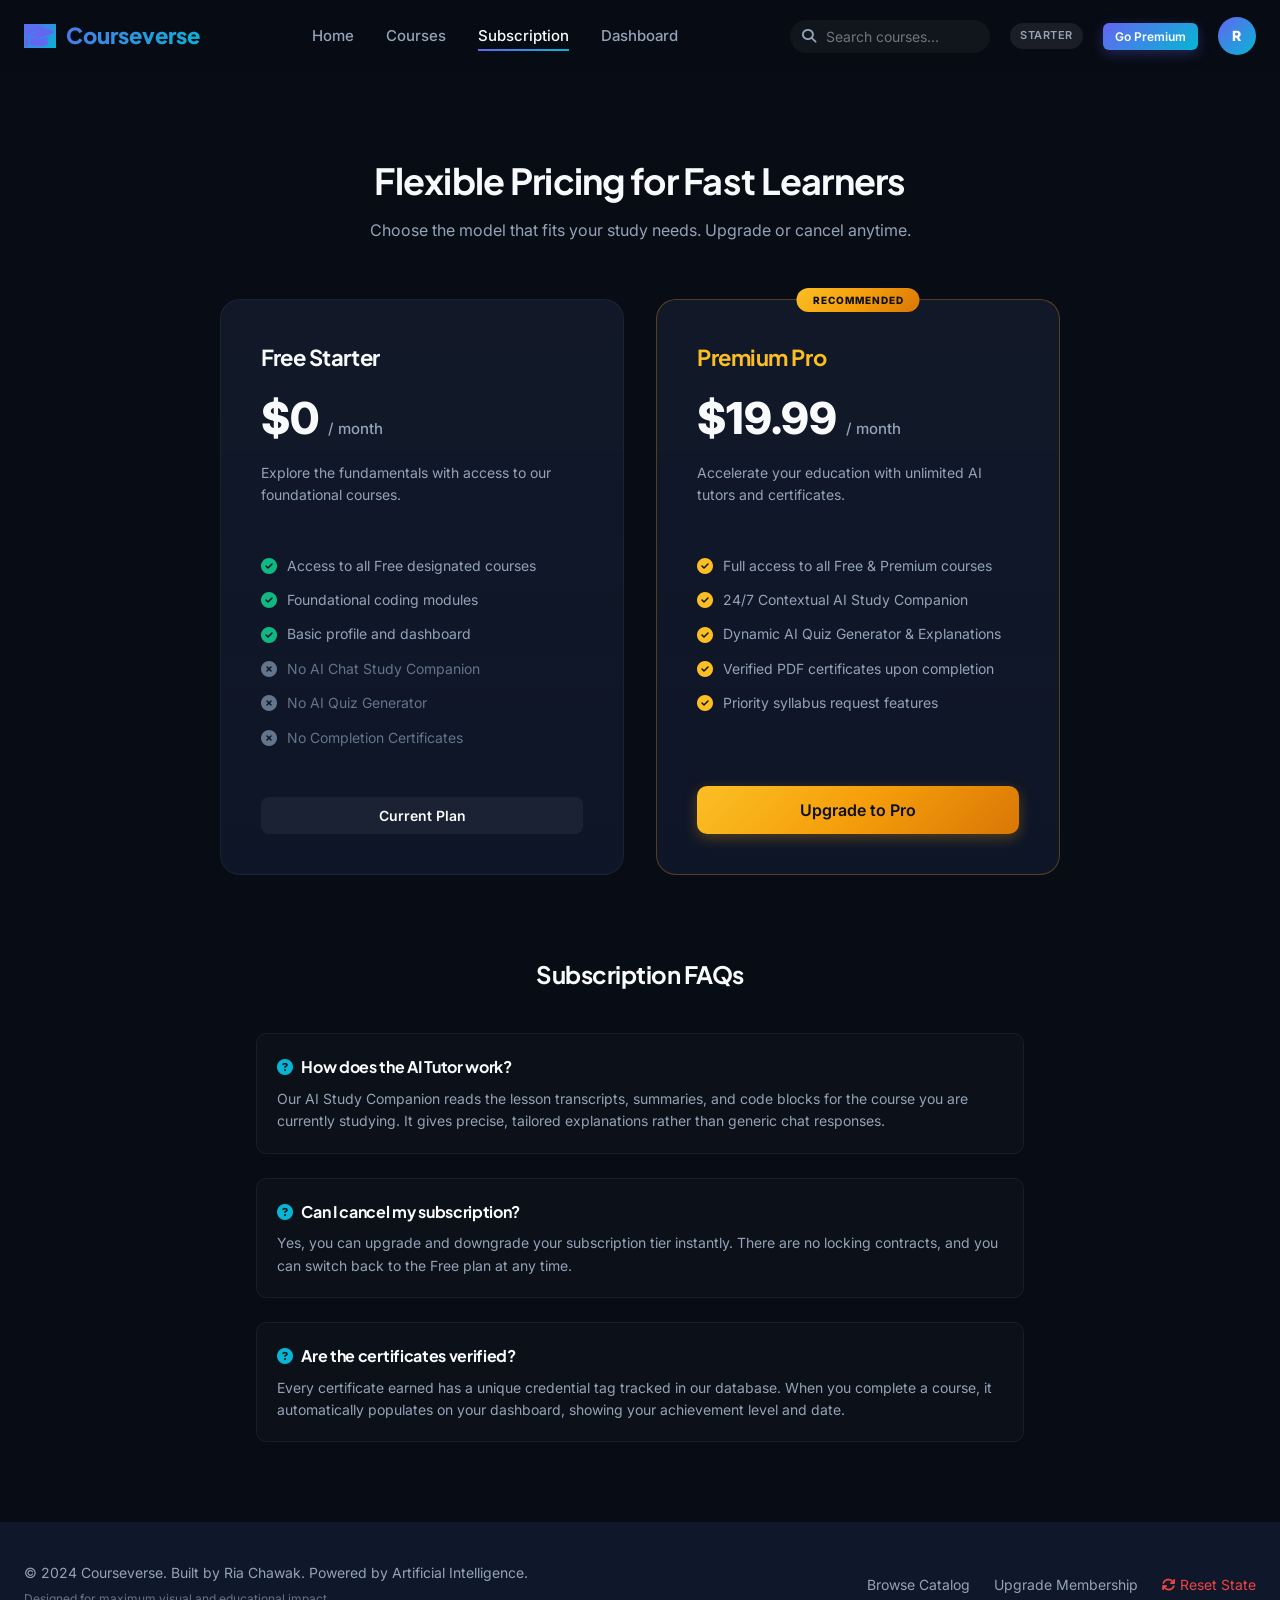
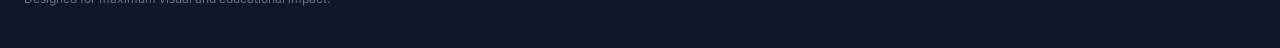
<file: subscription.html>
<!DOCTYPE html>
<html lang="en">
<head>
    <meta charset="UTF-8">
    <meta name="viewport" content="width=device-width, initial-scale=1.0">
    <title>Membership Plans - Courseverse</title>
    <!-- Favicon -->
    <link rel="icon" type="image/svg+xml" href="data:image/svg+xml,<svg xmlns='http://www.w3.org/2000/svg' viewBox='0 0 100 100'><text y='0.9em' font-size='90'>🎓</text></svg>">
    <!-- FontAwesome Icons -->
    <link rel="stylesheet" href="https://cdnjs.cloudflare.com/ajax/libs/font-awesome/6.4.0/css/all.min.css">
    <!-- Main Style Sheet -->
    <link rel="stylesheet" href="css/style.css">
</head>
<body>

    <!-- Header Navigation -->
    <header>
        <div class="container nav-container">
            <a href="index.html" class="logo">
                <i class="fa-solid fa-graduation-cap"></i> Courseverse
            </a>
            
            <ul class="nav-menu">
                <li><a href="index.html" class="nav-link">Home</a></li>
                <li><a href="courses.html" class="nav-link">Courses</a></li>
                <li><a href="subscription.html" class="nav-link active">Subscription</a></li>
                <li><a href="dashboard.html" class="nav-link">Dashboard</a></li>
            </ul>

            <div class="nav-actions">
                <form action="courses.html" method="GET" class="nav-search">
                    <i class="fa-solid fa-magnifying-glass"></i>
                    <input type="text" name="search" placeholder="Search courses...">
                </form>

                <!-- Membership status & Action -->
                <div id="nav-membership-section" class="nav-actions">
                    <!-- Injected dynamically by main.js -->
                </div>

                <a href="dashboard.html" class="profile-avatar" style="width: 38px; height: 38px; font-size: 14px;">R</a>
            </div>
        </div>
    </header>

    <!-- Main Content -->
    <main class="main-content">
        <section class="container pricing-container">
            
            <!-- Locked course warning banner (populated dynamically if URL has parameter ?required_course=xxx) -->
            <div id="required-course-banner" style="display: none; background: rgba(245, 158, 11, 0.1); border: 1px solid rgba(245, 158, 11, 0.2); border-radius: 12px; padding: 16px; margin-bottom: 40px; align-items: center; gap: 16px;" class="animate-fade">
                <i class="fa-solid fa-lock" style="color: var(--accent-premium); font-size: 24px;"></i>
                <div>
                    <strong style="color: var(--text-primary);">Premium Course Locked</strong>
                    <p style="font-size: 14px; color: var(--text-secondary); margin-top: 2px;">
                        The course <strong id="locked-course-title">"AI Foundations"</strong> is reserved for Premium subscribers. Please upgrade your tier below to unlock access instantly.
                    </p>
                </div>
            </div>

            <!-- Pricing Header -->
            <div class="section-header animate-fade">
                <h1 style="font-size: 36px; margin-bottom: 8px;">Flexible Pricing for Fast Learners</h1>
                <p>Choose the model that fits your study needs. Upgrade or cancel anytime.</p>
            </div>

            <!-- Pricing Grid -->
            <div class="pricing-grid animate-fade" style="animation-delay: 0.1s;">
                
                <!-- Free Tier Card -->
                <div class="pricing-card">
                    <div class="pricing-header">
                        <h3 class="pricing-title">Free Starter</h3>
                        <div class="pricing-price">$0 <span>/ month</span></div>
                        <p class="pricing-desc">Explore the fundamentals with access to our foundational courses.</p>
                    </div>

                    <ul class="pricing-features">
                        <li><i class="fa-solid fa-circle-check"></i> Access to all Free designated courses</li>
                        <li><i class="fa-solid fa-circle-check"></i> Foundational coding modules</li>
                        <li><i class="fa-solid fa-circle-check"></i> Basic profile and dashboard</li>
                        <li style="color: var(--text-muted);"><i class="fa-solid fa-circle-xmark" style="color: var(--text-muted);"></i> No AI Chat Study Companion</li>
                        <li style="color: var(--text-muted);"><i class="fa-solid fa-circle-xmark" style="color: var(--text-muted);"></i> No AI Quiz Generator</li>
                        <li style="color: var(--text-muted);"><i class="fa-solid fa-circle-xmark" style="color: var(--text-muted);"></i> No Completion Certificates</li>
                    </ul>

                    <div id="free-plan-btn-container">
                        <!-- Populated dynamically -->
                    </div>
                </div>

                <!-- Premium Tier Card -->
                <div class="pricing-card premium-tier">
                    <div class="pricing-header">
                        <h3 class="pricing-title" style="color: var(--accent-premium);">Premium Pro</h3>
                        <div class="pricing-price">$19.99 <span>/ month</span></div>
                        <p class="pricing-desc">Accelerate your education with unlimited AI tutors and certificates.</p>
                    </div>

                    <ul class="pricing-features">
                        <li><i class="fa-solid fa-circle-check" style="color: var(--accent-premium);"></i> Full access to all Free & Premium courses</li>
                        <li><i class="fa-solid fa-circle-check" style="color: var(--accent-premium);"></i> 24/7 Contextual AI Study Companion</li>
                        <li><i class="fa-solid fa-circle-check" style="color: var(--accent-premium);"></i> Dynamic AI Quiz Generator & Explanations</li>
                        <li><i class="fa-solid fa-circle-check" style="color: var(--accent-premium);"></i> Verified PDF certificates upon completion</li>
                        <li><i class="fa-solid fa-circle-check" style="color: var(--accent-premium);"></i> Priority syllabus request features</li>
                    </ul>

                    <div id="premium-plan-btn-container">
                        <!-- Populated dynamically -->
                    </div>
                </div>
            </div>

            <!-- FAQs -->
            <div style="margin-top: 80px;" class="animate-fade" style="animation-delay: 0.25s;">
                <h2 style="text-align: center; font-size: 24px; margin-bottom: 40px;">Subscription FAQs</h2>
                <div style="display: grid; grid-template-columns: 1fr; gap: 24px; max-width: 768px; margin: 0 auto;">
                    <div style="background: rgba(255, 255, 255, 0.02); border: var(--glass-border); padding: 20px; border-radius: 10px;">
                        <h4 style="font-size: 16px; margin-bottom: 8px;"><i class="fa-solid fa-circle-question" style="color: var(--accent-cyan); margin-right: 6px;"></i> How does the AI Tutor work?</h4>
                        <p style="font-size: 14px; color: var(--text-secondary);">
                            Our AI Study Companion reads the lesson transcripts, summaries, and code blocks for the course you are currently studying. It gives precise, tailored explanations rather than generic chat responses.
                        </p>
                    </div>
                    <div style="background: rgba(255, 255, 255, 0.02); border: var(--glass-border); padding: 20px; border-radius: 10px;">
                        <h4 style="font-size: 16px; margin-bottom: 8px;"><i class="fa-solid fa-circle-question" style="color: var(--accent-cyan); margin-right: 6px;"></i> Can I cancel my subscription?</h4>
                        <p style="font-size: 14px; color: var(--text-secondary);">
                            Yes, you can upgrade and downgrade your subscription tier instantly. There are no locking contracts, and you can switch back to the Free plan at any time.
                        </p>
                    </div>
                    <div style="background: rgba(255, 255, 255, 0.02); border: var(--glass-border); padding: 20px; border-radius: 10px;">
                        <h4 style="font-size: 16px; margin-bottom: 8px;"><i class="fa-solid fa-circle-question" style="color: var(--accent-cyan); margin-right: 6px;"></i> Are the certificates verified?</h4>
                        <p style="font-size: 14px; color: var(--text-secondary);">
                            Every certificate earned has a unique credential tag tracked in our database. When you complete a course, it automatically populates on your dashboard, showing your achievement level and date.
                        </p>
                    </div>
                </div>
            </div>
        </section>
    </main>

    <!-- Unified Footer -->
    <footer>
        <div class="container footer-container">
            <div>
                <p>&copy; 2024 Courseverse. Built by Ria Chawak. Powered by Artificial Intelligence.</p>
                <p style="font-size: 12px; color: var(--text-muted); margin-top: 4px;">Designed for maximum visual and educational impact.</p>
            </div>
            <div class="footer-links">
                <a href="courses.html">Browse Catalog</a>
                <a href="subscription.html">Upgrade Membership</a>
                <a href="#" onclick="resetSubscription(event)" style="color: var(--error);"><i class="fa-solid fa-arrows-rotate"></i> Reset State</a>
            </div>
        </div>
    </footer>

    <!-- Universal Checkout Upgrade Modal -->
    <div id="checkout-modal" class="modal-overlay">
        <div class="modal-box">
            <button onclick="closeUpgradeModal()" class="modal-close"><i class="fa-solid fa-xmark"></i></button>
            
            <div id="checkout-modal-form">
                <div class="modal-header">
                    <i class="fa-solid fa-gem"></i>
                    <h2>Upgrade to Courseverse Premium</h2>
                    <p style="color: var(--text-secondary); font-size: 14px; margin-top: 6px;">Unlock all AI features, certificate tracks, and premium syllabus details.</p>
                </div>

                <div class="checkout-details">
                    <div class="detail-row">
                        <span>Plan Type</span>
                        <span style="font-weight: 600;">Premium Pro Membership</span>
                    </div>
                    <div class="detail-row">
                        <span>Duration</span>
                        <span>Monthly Recurring</span>
                    </div>
                    <div class="detail-row">
                        <span>Price</span>
                        <span style="color: var(--accent-premium); font-weight: 700;">$19.99 / mo</span>
                    </div>
                </div>

                <div style="display: flex; flex-direction: column; gap: 12px;">
                    <button onclick="confirmUpgrade(event)" class="btn btn-premium btn-lg" style="width: 100%;">
                        <i class="fa-solid fa-lock-open"></i> Secure Unlock Now
                    </button>
                    <p style="font-size: 11px; text-align: center; color: var(--text-muted);">
                        This is a simulated secure check-out. Clicking will instantly upgrade your session locally.
                    </p>
                </div>
            </div>

            <div id="checkout-success-view" class="upgrade-success-anim">
                <i class="fa-solid fa-circle-check animate-fade"></i>
                <h2>Welcome to Premium!</h2>
                <p style="color: var(--text-secondary); margin-top: 10px; font-size: 14px; margin-bottom: 24px;">
                    Your account has been upgraded. You now have full access to all interactive AI tutors, quizzes, and certificates.
                </p>
                <button onclick="closeUpgradeSuccess()" class="btn btn-secondary" style="width: 100%;">Let's Learn</button>
            </div>
        </div>
    </div>

    <!-- Scripts -->
    <script src="js/db.js"></script>
    <script src="js/main.js"></script>
    <script>
        document.addEventListener("DOMContentLoaded", () => {
            const params = new URLSearchParams(window.location.search);
            const reqCourse = params.get("required_course");
            
            if (reqCourse && COURSES_DB[reqCourse]) {
                document.getElementById("locked-course-title").innerText = `"${COURSES_DB[reqCourse].title}"`;
                document.getElementById("required-course-banner").style.display = "flex";
            }

            const isPremium = localStorage.getItem("is_premium") === "true";
            const freeBtnContainer = document.getElementById("free-plan-btn-container");
            const premBtnContainer = document.getElementById("premium-plan-btn-container");

            if (isPremium) {
                freeBtnContainer.innerHTML = `<button onclick="downgradeSubscription(event)" class="btn btn-danger btn-sm" style="width: 100%;">Downgrade to Starter</button>`;
                premBtnContainer.innerHTML = `<button disabled class="btn btn-premium" style="width: 100%; cursor: default; background: var(--success); color: white; box-shadow: none;">Active Premium Member</button>`;
            } else {
                freeBtnContainer.innerHTML = `<button disabled class="btn btn-secondary" style="width: 100%; cursor: default;">Current Plan</button>`;
                premBtnContainer.innerHTML = `<button onclick="openUpgradeModal()" class="btn btn-premium btn-lg" style="width: 100%;">Upgrade to Pro</button>`;
            }
        });
    </script>
</body>
</html>
</file>
<file: css/style.css>
/* ==========================================================================
   Courseverse CSS Stylesheet - Premium Dark Theme E-Learning Platform
   ========================================================================== */

@import url('https://fonts.googleapis.com/css2?family=Inter:wght@300;400;500;600;700&family=Plus+Jakarta+Sans:wght@400;500;600;700;800&family=Fira+Code:wght@400;500&display=swap');

:root {
    /* Color Palette */
    --bg-primary: #080C14;
    --bg-secondary: #0F172A;
    --bg-tertiary: #1E293B;
    --border-color: rgba(255, 255, 255, 0.06);
    --border-hover: rgba(255, 255, 255, 0.12);
    
    /* Brand Accents */
    --accent-indigo: #6366F1;
    --accent-indigo-dark: #4F46E5;
    --accent-indigo-glow: rgba(99, 102, 241, 0.25);
    
    --accent-cyan: #06B6D4;
    --accent-cyan-dark: #0891B2;
    --accent-cyan-glow: rgba(6, 182, 212, 0.25);
    
    --accent-premium: #FBBF24;
    --accent-premium-dark: #D97706;
    --accent-premium-glow: rgba(251, 191, 36, 0.25);
    
    --success: #10B981;
    --success-glow: rgba(16, 185, 129, 0.2);
    --error: #EF4444;
    
    /* Text Colors */
    --text-primary: #F8FAFC;
    --text-secondary: #94A3B8;
    --text-muted: #64748B;
    
    /* Gradients */
    --grad-indigo-cyan: linear-gradient(135deg, var(--accent-indigo) 0%, var(--accent-cyan) 100%);
    --grad-dark-card: linear-gradient(180deg, rgba(22, 30, 49, 0.7) 0%, rgba(15, 23, 42, 0.9) 100%);
    --grad-premium: linear-gradient(135deg, var(--accent-premium) 0%, #F59E0B 50%, var(--accent-premium-dark) 100%);
    --grad-glow: radial-gradient(circle, rgba(99, 102, 241, 0.1) 0%, transparent 70%);

    /* Transitions & Shadows */
    --transition-fast: 0.2s cubic-bezier(0.4, 0, 0.2, 1);
    --transition-smooth: 0.3s cubic-bezier(0.4, 0, 0.2, 1);
    --box-shadow: 0 10px 30px -10px rgba(0, 0, 0, 0.5);
    --glow-shadow: 0 0 20px 0 var(--accent-indigo-glow);
    --glass-bg: rgba(15, 23, 42, 0.65);
    --glass-border: 1px solid rgba(255, 255, 255, 0.05);
}

/* ==========================================================================
   Base Styles & Reset
   ========================================================================== */

* {
    box-sizing: border-box;
    margin: 0;
    padding: 0;
}

html {
    scroll-behavior: smooth;
}

body {
    font-family: 'Inter', sans-serif;
    background-color: var(--bg-primary);
    color: var(--text-primary);
    min-height: 100vh;
    display: flex;
    flex-direction: column;
    overflow-x: hidden;
    line-height: 1.6;
}

h1, h2, h3, h4, h5, h6 {
    font-family: 'Plus Jakarta Sans', sans-serif;
    font-weight: 700;
    letter-spacing: -0.02em;
    color: var(--text-primary);
}

a {
    color: inherit;
    text-decoration: none;
    transition: var(--transition-fast);
}

button, input, select, textarea {
    font-family: inherit;
    color: inherit;
}

/* Custom Scrollbar */
::-webkit-scrollbar {
    width: 8px;
    height: 8px;
}

::-webkit-scrollbar-track {
    background: var(--bg-primary);
}

::-webkit-scrollbar-thumb {
    background: var(--bg-tertiary);
    border-radius: 4px;
}

::-webkit-scrollbar-thumb:hover {
    background: var(--text-muted);
}

/* ==========================================================================
   Animations
   ========================================================================== */

@keyframes fadeIn {
    from { opacity: 0; transform: translateY(12px); }
    to { opacity: 1; transform: translateY(0); }
}

@keyframes pulseGlow {
    0%, 100% { box-shadow: 0 0 15px 0 rgba(99, 102, 241, 0.15); }
    50% { box-shadow: 0 0 25px 5px rgba(99, 102, 241, 0.3); }
}

@keyframes shimmer {
    0% { background-position: -200% 0; }
    100% { background-position: 200% 0; }
}

.animate-fade {
    animation: fadeIn var(--transition-smooth) forwards;
}

/* ==========================================================================
   Layout Containers
   ========================================================================== */

.container {
    width: 100%;
    max-width: 1280px;
    margin: 0 auto;
    padding: 0 24px;
}

.main-content {
    flex: 1 0 auto;
}

/* ==========================================================================
   Header & Navigation
   ========================================================================== */

header {
    background-color: rgba(8, 12, 20, 0.85);
    backdrop-filter: blur(12px);
    -webkit-backdrop-filter: blur(12px);
    border-bottom: var(--border-color);
    position: sticky;
    top: 0;
    z-index: 100;
    transition: var(--transition-smooth);
}

.nav-container {
    display: flex;
    justify-content: space-between;
    align-items: center;
    height: 72px;
}

.logo {
    display: flex;
    align-items: center;
    gap: 10px;
    font-family: 'Plus Jakarta Sans', sans-serif;
    font-weight: 800;
    font-size: 22px;
    background: var(--grad-indigo-cyan);
    -webkit-background-clip: text;
    -webkit-text-fill-color: transparent;
}

.logo i {
    background: var(--grad-indigo-cyan);
    -webkit-background-clip: initial;
    -webkit-text-fill-color: initial;
    color: var(--accent-indigo);
    font-size: 24px;
    display: inline-block;
    padding-right: 2px;
}

.nav-menu {
    display: flex;
    list-style: none;
    gap: 32px;
    align-items: center;
}

.nav-link {
    font-weight: 500;
    font-size: 15px;
    color: var(--text-secondary);
    position: relative;
    padding: 6px 0;
}

.nav-link:hover, .nav-link.active {
    color: var(--text-primary);
}

.nav-link::after {
    content: '';
    position: absolute;
    bottom: 0;
    left: 0;
    width: 0;
    height: 2px;
    background: var(--grad-indigo-cyan);
    transition: var(--transition-smooth);
}

.nav-link:hover::after, .nav-link.active::after {
    width: 100%;
}

.nav-actions {
    display: flex;
    align-items: center;
    gap: 20px;
}

/* Search Bar in Header */
.nav-search {
    position: relative;
    display: none; /* Hide on small screens, show on large desktop */
}

@media(min-width: 992px) {
    .nav-search {
        display: block;
    }
}

.nav-search input {
    background: rgba(255, 255, 255, 0.04);
    border: var(--border-color);
    padding: 8px 16px 8px 36px;
    border-radius: 99px;
    font-size: 14px;
    width: 200px;
    transition: var(--transition-smooth);
}

.nav-search input:focus {
    width: 280px;
    background: rgba(255, 255, 255, 0.08);
    border-color: var(--accent-indigo);
    outline: none;
    box-shadow: 0 0 0 3px rgba(99, 102, 241, 0.15);
}

.nav-search i {
    position: absolute;
    left: 12px;
    top: 50%;
    transform: translateY(-50%);
    color: var(--text-secondary);
    font-size: 14px;
    pointer-events: none;
}

/* User Profile & Upgrade Badges */
.nav-badge-premium {
    background: var(--grad-premium);
    color: #000;
    font-weight: 700;
    font-size: 11px;
    padding: 4px 10px;
    border-radius: 99px;
    text-transform: uppercase;
    letter-spacing: 0.05em;
    box-shadow: 0 4px 12px rgba(245, 158, 11, 0.3);
}

.nav-badge-free {
    background: rgba(255, 255, 255, 0.08);
    color: var(--text-secondary);
    font-weight: 600;
    font-size: 11px;
    padding: 4px 10px;
    border-radius: 99px;
    text-transform: uppercase;
    letter-spacing: 0.05em;
}

/* ==========================================================================
   Buttons
   ========================================================================== */

.btn {
    display: inline-flex;
    align-items: center;
    justify-content: center;
    gap: 8px;
    padding: 10px 20px;
    border-radius: 8px;
    font-weight: 600;
    font-size: 14px;
    cursor: pointer;
    transition: var(--transition-smooth);
    border: none;
}

.btn-primary {
    background: var(--grad-indigo-cyan);
    color: #ffffff;
    box-shadow: 0 4px 14px 0 rgba(99, 102, 241, 0.3);
}

.btn-primary:hover {
    transform: translateY(-2px);
    box-shadow: 0 6px 20px 0 rgba(99, 102, 241, 0.5);
}

.btn-secondary {
    background: rgba(255, 255, 255, 0.05);
    color: var(--text-primary);
    border: var(--border-color);
}

.btn-secondary:hover {
    background: rgba(255, 255, 255, 0.1);
    border-color: var(--border-hover);
}

.btn-premium {
    background: var(--grad-premium);
    color: #0b0f19;
    box-shadow: 0 4px 14px rgba(245, 158, 11, 0.3);
}

.btn-premium:hover {
    transform: translateY(-2px);
    box-shadow: 0 6px 20px rgba(245, 158, 11, 0.5);
}

.btn-danger {
    background: rgba(239, 68, 68, 0.1);
    color: var(--error);
    border: 1px solid rgba(239, 68, 68, 0.2);
}

.btn-danger:hover {
    background: rgba(239, 68, 68, 0.2);
}

.btn-sm {
    padding: 6px 12px;
    font-size: 12px;
    border-radius: 6px;
}

.btn-lg {
    padding: 14px 28px;
    font-size: 16px;
    border-radius: 10px;
}

/* ==========================================================================
   Home Landing Page
   ========================================================================== */

/* Hero Section */
.hero-section {
    position: relative;
    padding: 100px 0 80px 0;
    overflow: hidden;
    background-image: var(--grad-glow);
    background-position: top center;
    background-repeat: no-repeat;
}

.hero-grid {
    display: grid;
    grid-template-columns: 1fr;
    gap: 48px;
    align-items: center;
}

@media(min-width: 768px) {
    .hero-grid {
        grid-template-columns: 1fr 1fr;
    }
}

.hero-text h1 {
    font-size: 42px;
    line-height: 1.15;
    margin-bottom: 20px;
}

@media(min-width: 992px) {
    .hero-text h1 {
        font-size: 56px;
    }
}

.hero-text h1 span {
    background: var(--grad-indigo-cyan);
    -webkit-background-clip: text;
    -webkit-text-fill-color: transparent;
}

.hero-text p {
    font-size: 18px;
    color: var(--text-secondary);
    margin-bottom: 36px;
    max-width: 540px;
}

.hero-cta {
    display: flex;
    flex-wrap: wrap;
    gap: 16px;
    margin-bottom: 40px;
}

.hero-stats {
    display: flex;
    gap: 32px;
}

.stat-item {
    display: flex;
    flex-direction: column;
}

.stat-number {
    font-size: 28px;
    font-weight: 800;
    color: var(--text-primary);
}

.stat-label {
    font-size: 13px;
    color: var(--text-secondary);
}

/* Animated Card Container on the Right of Hero */
.hero-visual {
    display: flex;
    justify-content: center;
    position: relative;
}

.hero-visual::before {
    content: '';
    position: absolute;
    width: 300px;
    height: 300px;
    background: rgba(6, 182, 212, 0.1);
    border-radius: 50%;
    filter: blur(80px);
    z-index: -1;
}

.premium-card {
    background: var(--grad-dark-card);
    border: var(--glass-border);
    border-radius: 16px;
    padding: 24px;
    width: 320px;
    box-shadow: var(--box-shadow);
    backdrop-filter: blur(12px);
    position: relative;
}

.premium-card::after {
    content: '';
    position: absolute;
    inset: 0;
    border-radius: 16px;
    padding: 1px;
    background: var(--grad-indigo-cyan);
    -webkit-mask: linear-gradient(#fff 0 0) content-box, linear-gradient(#fff 0 0);
    -webkit-mask-composite: xor;
    mask-composite: exclude;
    pointer-events: none;
}

.card-header-badge {
    display: flex;
    justify-content: space-between;
    align-items: center;
    margin-bottom: 20px;
}

.card-badge {
    background: rgba(99, 102, 241, 0.15);
    color: var(--accent-indigo);
    font-size: 12px;
    font-weight: 600;
    padding: 4px 10px;
    border-radius: 99px;
}

.ai-pulse-indicator {
    display: flex;
    align-items: center;
    gap: 6px;
    font-size: 12px;
    color: var(--accent-cyan);
    font-weight: 600;
}

.ai-pulse-dot {
    width: 8px;
    height: 8px;
    border-radius: 50%;
    background-color: var(--accent-cyan);
    box-shadow: 0 0 8px var(--accent-cyan);
    animation: pulseGlow 1.5s infinite;
}

/* AI Feature Spotlight */
.features-section {
    padding: 80px 0;
    background-color: rgba(15, 23, 42, 0.3);
}

.section-header {
    text-align: center;
    max-width: 600px;
    margin: 0 auto 56px auto;
}

.section-header h2 {
    font-size: 32px;
    margin-bottom: 16px;
}

.section-header p {
    color: var(--text-secondary);
}

.features-grid {
    display: grid;
    grid-template-columns: 1fr;
    gap: 32px;
}

@media(min-width: 768px) {
    .features-grid {
        grid-template-columns: repeat(3, 1fr);
    }
}

.feature-box {
    background: rgba(255, 255, 255, 0.02);
    border: var(--glass-border);
    border-radius: 16px;
    padding: 36px 24px;
    text-align: center;
    transition: var(--transition-smooth);
}

.feature-box:hover {
    transform: translateY(-8px);
    background: rgba(255, 255, 255, 0.04);
    border-color: rgba(99, 102, 241, 0.2);
    box-shadow: 0 12px 30px -10px rgba(0, 0, 0, 0.6);
}

.feature-icon {
    width: 60px;
    height: 60px;
    border-radius: 14px;
    background: rgba(99, 102, 241, 0.1);
    color: var(--accent-indigo);
    display: flex;
    align-items: center;
    justify-content: center;
    font-size: 24px;
    margin: 0 auto 24px auto;
    transition: var(--transition-smooth);
}

.feature-box:hover .feature-icon {
    background: var(--grad-indigo-cyan);
    color: #ffffff;
    box-shadow: var(--glow-shadow);
}

.feature-box h3 {
    font-size: 20px;
    margin-bottom: 12px;
}

.feature-box p {
    color: var(--text-secondary);
    font-size: 14px;
}

/* ==========================================================================
   Course Cards Grid
   ========================================================================== */

.course-grid-container {
    padding: 60px 0;
}

.course-grid {
    display: grid;
    grid-template-columns: 1fr;
    gap: 30px;
}

@media(min-width: 576px) {
    .course-grid {
        grid-template-columns: repeat(2, 1fr);
    }
}

@media(min-width: 992px) {
    .course-grid {
        grid-template-columns: repeat(3, 1fr);
    }
}

.course-card {
    background: var(--grad-dark-card);
    border: var(--glass-border);
    border-radius: 16px;
    overflow: hidden;
    display: flex;
    flex-direction: column;
    height: 100%;
    transition: var(--transition-smooth);
}

.course-card:hover {
    transform: translateY(-6px);
    border-color: rgba(255, 255, 255, 0.12);
    box-shadow: 0 15px 35px -10px rgba(0, 0, 0, 0.7);
}

.course-banner {
    position: relative;
    height: 160px;
    background: linear-gradient(135deg, #111827 0%, #1f2937 100%);
    display: flex;
    align-items: center;
    justify-content: center;
    overflow: hidden;
}

.course-banner::after {
    content: '';
    position: absolute;
    inset: 0;
    background: radial-gradient(circle at top right, rgba(99, 102, 241, 0.15), transparent);
}

.course-banner i {
    font-size: 56px;
    color: var(--accent-indigo);
    opacity: 0.85;
    z-index: 1;
}

.course-badge-premium {
    position: absolute;
    top: 16px;
    right: 16px;
    background: var(--grad-premium);
    color: #0b0f19;
    font-size: 11px;
    font-weight: 800;
    padding: 4px 10px;
    border-radius: 99px;
    z-index: 2;
    text-transform: uppercase;
    letter-spacing: 0.05em;
    box-shadow: 0 4px 10px rgba(0, 0, 0, 0.4);
}

.course-badge-free {
    position: absolute;
    top: 16px;
    right: 16px;
    background: rgba(16, 185, 129, 0.95);
    color: #ffffff;
    font-size: 11px;
    font-weight: 700;
    padding: 4px 10px;
    border-radius: 99px;
    z-index: 2;
    text-transform: uppercase;
    letter-spacing: 0.05em;
}

.course-body {
    padding: 24px;
    display: flex;
    flex-direction: column;
    flex-grow: 1;
}

.course-category {
    font-size: 12px;
    font-weight: 600;
    color: var(--accent-cyan);
    text-transform: uppercase;
    letter-spacing: 0.05em;
    margin-bottom: 8px;
}

.course-body h3 {
    font-size: 20px;
    margin-bottom: 10px;
    line-height: 1.3;
}

.course-body p {
    color: var(--text-secondary);
    font-size: 14px;
    margin-bottom: 20px;
    display: -webkit-box;
    -webkit-line-clamp: 3;
    -webkit-box-orient: vertical;
    overflow: hidden;
    flex-grow: 1;
}

.course-meta {
    display: flex;
    justify-content: space-between;
    align-items: center;
    border-top: var(--border-color);
    padding-top: 16px;
    font-size: 13px;
    color: var(--text-muted);
}

.course-meta span {
    display: flex;
    align-items: center;
    gap: 6px;
}

.course-footer {
    padding: 0 24px 24px 24px;
}

.course-footer .btn {
    width: 100%;
}

/* ==========================================================================
   Catalog Page Filter Bar
   ========================================================================== */

.filter-bar {
    background: var(--bg-secondary);
    border: var(--glass-border);
    padding: 20px;
    border-radius: 12px;
    margin-bottom: 40px;
    display: flex;
    flex-direction: column;
    gap: 20px;
}

@media(min-width: 992px) {
    .filter-bar {
        flex-direction: row;
        align-items: center;
        justify-content: space-between;
    }
}

.filter-search {
    position: relative;
    flex-grow: 1;
    max-width: 480px;
}

.filter-search input {
    width: 100%;
    background: rgba(255, 255, 255, 0.04);
    border: var(--border-color);
    border-radius: 8px;
    padding: 12px 16px 12px 42px;
    font-size: 14px;
    transition: var(--transition-fast);
}

.filter-search input:focus {
    outline: none;
    border-color: var(--accent-indigo);
    background: rgba(255, 255, 255, 0.08);
}

.filter-search i {
    position: absolute;
    left: 14px;
    top: 50%;
    transform: translateY(-50%);
    color: var(--text-muted);
}

.filter-groups {
    display: flex;
    flex-wrap: wrap;
    gap: 16px;
}

.filter-select {
    background: rgba(255, 255, 255, 0.04);
    border: var(--border-color);
    padding: 10px 16px;
    border-radius: 8px;
    font-size: 14px;
    outline: none;
    cursor: pointer;
    min-width: 120px;
}

.filter-select option {
    background: var(--bg-secondary);
    color: var(--text-primary);
}

/* ==========================================================================
   Subscription & Pricing
   ========================================================================== */

.pricing-container {
    padding: 80px 0;
}

.pricing-grid {
    display: grid;
    grid-template-columns: 1fr;
    gap: 32px;
    max-width: 840px;
    margin: 0 auto;
}

@media(min-width: 768px) {
    .pricing-grid {
        grid-template-columns: 1fr 1fr;
    }
}

.pricing-card {
    background: var(--grad-dark-card);
    border: var(--glass-border);
    border-radius: 20px;
    padding: 40px;
    position: relative;
    display: flex;
    flex-direction: column;
    height: 100%;
    transition: var(--transition-smooth);
}

.pricing-card.premium-tier {
    border-color: rgba(245, 158, 11, 0.3);
}

.pricing-card.premium-tier::before {
    content: 'RECOMMENDED';
    position: absolute;
    top: -12px;
    left: 50%;
    transform: translateX(-50%);
    background: var(--grad-premium);
    color: #0b0f19;
    font-size: 10px;
    font-weight: 800;
    padding: 4px 16px;
    border-radius: 99px;
    letter-spacing: 0.1em;
}

.pricing-header {
    border-bottom: var(--border-color);
    padding-bottom: 24px;
    margin-bottom: 24px;
}

.pricing-title {
    font-size: 22px;
    margin-bottom: 8px;
}

.pricing-price {
    font-size: 44px;
    font-weight: 800;
    margin-bottom: 8px;
}

.pricing-price span {
    font-size: 15px;
    font-weight: 500;
    color: var(--text-secondary);
}

.pricing-desc {
    font-size: 14px;
    color: var(--text-secondary);
}

.pricing-features {
    list-style: none;
    margin-bottom: 36px;
    flex-grow: 1;
}

.pricing-features li {
    font-size: 14px;
    color: var(--text-secondary);
    margin-bottom: 12px;
    display: flex;
    align-items: center;
    gap: 10px;
}

.pricing-features li i {
    color: var(--success);
    font-size: 16px;
}

.pricing-card.premium-tier .pricing-features li i {
    color: var(--accent-premium);
}

/* ==========================================================================
   Checkout Overlay Modal
   ========================================================================== */

.modal-overlay {
    position: fixed;
    inset: 0;
    background: rgba(0, 0, 0, 0.85);
    backdrop-filter: blur(8px);
    display: flex;
    align-items: center;
    justify-content: center;
    z-index: 1000;
    opacity: 0;
    pointer-events: none;
    transition: var(--transition-smooth);
}

.modal-overlay.active {
    opacity: 1;
    pointer-events: auto;
}

.modal-box {
    background: var(--bg-secondary);
    border: var(--glass-border);
    width: 100%;
    max-width: 440px;
    border-radius: 16px;
    padding: 32px;
    box-shadow: 0 20px 50px rgba(0, 0, 0, 0.8);
    position: relative;
    transform: scale(0.95);
    transition: var(--transition-smooth);
}

.modal-overlay.active .modal-box {
    transform: scale(1);
}

.modal-close {
    position: absolute;
    top: 20px;
    right: 20px;
    background: none;
    border: none;
    font-size: 20px;
    color: var(--text-secondary);
    cursor: pointer;
    transition: var(--transition-fast);
}

.modal-close:hover {
    color: var(--text-primary);
}

.modal-header {
    text-align: center;
    margin-bottom: 24px;
}

.modal-header i {
    font-size: 40px;
    color: var(--accent-premium);
    margin-bottom: 16px;
}

.checkout-details {
    background: rgba(255, 255, 255, 0.03);
    border: var(--border-color);
    border-radius: 8px;
    padding: 16px;
    margin-bottom: 24px;
}

.detail-row {
    display: flex;
    justify-content: space-between;
    margin-bottom: 8px;
    font-size: 14px;
}

.detail-row:last-child {
    margin-bottom: 0;
    border-top: var(--border-color);
    padding-top: 8px;
    font-weight: 700;
    font-size: 16px;
}

.upgrade-success-anim {
    display: none;
    text-align: center;
    padding: 20px 0;
}

.upgrade-success-anim i {
    font-size: 64px;
    color: var(--success);
    margin-bottom: 16px;
}

/* ==========================================================================
   Dashboard Page
   ========================================================================== */

.dashboard-header {
    padding: 40px 0;
}

.profile-card {
    background: var(--grad-dark-card);
    border: var(--glass-border);
    border-radius: 16px;
    padding: 30px;
    display: flex;
    flex-direction: column;
    gap: 24px;
    margin-bottom: 40px;
}

@media(min-width: 768px) {
    .profile-card {
        flex-direction: row;
        align-items: center;
        justify-content: space-between;
    }
}

.profile-info {
    display: flex;
    align-items: center;
    gap: 20px;
}

.profile-avatar {
    width: 72px;
    height: 72px;
    border-radius: 50%;
    background: var(--grad-indigo-cyan);
    display: flex;
    align-items: center;
    justify-content: center;
    font-size: 28px;
    font-weight: 800;
    color: #ffffff;
}

.profile-meta h2 {
    font-size: 24px;
    margin-bottom: 4px;
}

/* Metrics Dashboard Counters */
.metrics-row {
    display: grid;
    grid-template-columns: repeat(2, 1fr);
    gap: 16px;
    margin-bottom: 40px;
}

@media(min-width: 992px) {
    .metrics-row {
        grid-template-columns: repeat(4, 1fr);
    }
}

.metric-card {
    background: rgba(255, 255, 255, 0.02);
    border: var(--glass-border);
    border-radius: 12px;
    padding: 24px;
    text-align: center;
}

.metric-card h4 {
    font-size: 14px;
    color: var(--text-secondary);
    margin-bottom: 8px;
}

.metric-val {
    font-size: 32px;
    font-weight: 800;
    background: var(--grad-indigo-cyan);
    -webkit-background-clip: text;
    -webkit-text-fill-color: transparent;
}

/* Dashboard Progress Row */
.dashboard-grid {
    display: grid;
    grid-template-columns: 1fr;
    gap: 40px;
}

@media(min-width: 992px) {
    .dashboard-grid {
        grid-template-columns: 2fr 1fr;
    }
}

.dashboard-list-title {
    margin-bottom: 24px;
    font-size: 22px;
    border-left: 4px solid var(--accent-indigo);
    padding-left: 12px;
}

.enrolled-list {
    display: flex;
    flex-direction: column;
    gap: 20px;
}

.enrolled-item {
    background: var(--bg-secondary);
    border: var(--glass-border);
    border-radius: 12px;
    padding: 20px;
    display: flex;
    flex-direction: column;
    gap: 16px;
}

.enrolled-header {
    display: flex;
    justify-content: space-between;
    align-items: center;
}

.enrolled-progress-container {
    display: flex;
    align-items: center;
    gap: 16px;
    width: 100%;
}

.progress-bar-bg {
    background: rgba(255, 255, 255, 0.05);
    height: 8px;
    border-radius: 99px;
    flex-grow: 1;
    overflow: hidden;
}

.progress-bar-fill {
    background: var(--grad-indigo-cyan);
    height: 100%;
    width: 0;
    border-radius: 99px;
    transition: width 1s ease-out;
}

.progress-bar-fill.finished {
    background: var(--success);
}

.certificate-badge {
    background: rgba(16, 185, 129, 0.15);
    color: var(--success);
    padding: 4px 10px;
    border-radius: 99px;
    font-size: 11px;
    font-weight: 700;
}

/* Certificate showcase on Dashboard sidebar */
.certificates-showcase {
    background: rgba(99, 102, 241, 0.03);
    border: var(--glass-border);
    border-radius: 16px;
    padding: 24px;
    align-self: flex-start;
}

.cert-card {
    background: var(--bg-secondary);
    border: 1px solid rgba(251, 191, 36, 0.15);
    padding: 16px;
    border-radius: 12px;
    text-align: center;
    margin-bottom: 16px;
    position: relative;
    overflow: hidden;
}

.cert-card::before {
    content: '';
    position: absolute;
    top: 0;
    left: 0;
    width: 100%;
    height: 4px;
    background: var(--grad-premium);
}

.cert-card i {
    font-size: 32px;
    color: var(--accent-premium);
    margin-bottom: 10px;
}

/* ==========================================================================
   Course Details Learning Player
   ========================================================================== */

.course-player-container {
    display: grid;
    grid-template-columns: 1fr;
    min-height: calc(100vh - 72px);
}

@media(min-width: 992px) {
    .course-player-container {
        grid-template-columns: 280px 1fr 360px;
    }
}

/* Left Panel: Course Outline Navigation */
.player-outline {
    background-color: var(--bg-secondary);
    border-right: var(--border-color);
    display: flex;
    flex-direction: column;
    max-height: 100vh;
    overflow-y: auto;
}

.outline-header {
    padding: 20px;
    border-bottom: var(--border-color);
}

.outline-title {
    font-size: 16px;
    margin-bottom: 4px;
}

.outline-progress {
    font-size: 12px;
    color: var(--text-secondary);
}

.outline-list {
    list-style: none;
    padding: 12px 0;
}

.outline-item {
    border-bottom: 1px solid rgba(255, 255, 255, 0.02);
}

.outline-link {
    display: flex;
    align-items: center;
    gap: 12px;
    padding: 14px 20px;
    font-size: 14px;
    color: var(--text-secondary);
    transition: var(--transition-fast);
}

.outline-link:hover {
    background: rgba(255, 255, 255, 0.02);
    color: var(--text-primary);
}

.outline-link.active {
    background: rgba(99, 102, 241, 0.08);
    color: var(--text-primary);
    border-left: 3px solid var(--accent-indigo);
    font-weight: 600;
}

.outline-checkbox {
    width: 18px;
    height: 18px;
    border-radius: 4px;
    border: 2px solid var(--text-muted);
    display: flex;
    align-items: center;
    justify-content: center;
    cursor: pointer;
    font-size: 11px;
    color: #ffffff;
    transition: var(--transition-fast);
}

.outline-link.completed .outline-checkbox {
    background-color: var(--success);
    border-color: var(--success);
}

.outline-link.completed .outline-checkbox::before {
    content: '\f00c';
    font-family: 'Font Awesome 5 Free';
    font-weight: 900;
}

/* Center Panel: Lesson Screen */
.player-screen {
    padding: 32px;
    overflow-y: auto;
    max-height: 100vh;
}

.video-mock-container {
    background: #000;
    width: 100%;
    aspect-ratio: 16/9;
    border-radius: 12px;
    display: flex;
    align-items: center;
    justify-content: center;
    position: relative;
    overflow: hidden;
    margin-bottom: 24px;
    border: var(--glass-border);
}

.video-mock-overlay {
    position: absolute;
    inset: 0;
    background: radial-gradient(circle, rgba(99, 102, 241, 0.15) 0%, transparent 80%);
    display: flex;
    flex-direction: column;
    align-items: center;
    justify-content: center;
    gap: 16px;
}

.video-play-btn {
    width: 68px;
    height: 68px;
    border-radius: 50%;
    background: var(--grad-indigo-cyan);
    color: #ffffff;
    display: flex;
    align-items: center;
    justify-content: center;
    font-size: 24px;
    cursor: pointer;
    box-shadow: 0 0 20px rgba(99, 102, 241, 0.4);
    transition: var(--transition-smooth);
}

.video-play-btn:hover {
    transform: scale(1.1);
}

.lesson-meta {
    display: flex;
    justify-content: space-between;
    align-items: center;
    margin-bottom: 16px;
}

.lesson-body {
    background: var(--bg-secondary);
    border: var(--glass-border);
    border-radius: 12px;
    padding: 24px;
    margin-bottom: 30px;
}

.lesson-body h2 {
    font-size: 24px;
    margin-bottom: 16px;
}

.lesson-body p {
    color: var(--text-secondary);
    margin-bottom: 16px;
}

.lesson-code-block {
    background: #090d16;
    border-radius: 8px;
    padding: 16px;
    margin: 20px 0;
    font-family: 'Fira Code', monospace;
    font-size: 14px;
    overflow-x: auto;
    border: 1px solid rgba(255, 255, 255, 0.03);
}

.player-nav-controls {
    display: flex;
    justify-content: space-between;
    align-items: center;
    margin-top: 24px;
}

/* Right Panel: AI Co-Pilot Chat Companion */
.player-ai-sidebar {
    background-color: #0b0f1a;
    border-left: var(--border-color);
    display: flex;
    flex-direction: column;
    max-height: 100vh;
}

.ai-sidebar-header {
    padding: 20px;
    border-bottom: var(--border-color);
    display: flex;
    align-items: center;
    gap: 10px;
}

.ai-sidebar-header i {
    color: var(--accent-cyan);
    font-size: 20px;
}

.ai-sidebar-header h3 {
    font-size: 16px;
    display: flex;
    align-items: center;
    gap: 8px;
}

.ai-sidebar-header .status-dot {
    width: 6px;
    height: 6px;
    background-color: var(--success);
    border-radius: 50%;
    display: inline-block;
}

/* Chat Messages */
.ai-chat-history {
    flex-grow: 1;
    padding: 20px;
    overflow-y: auto;
    display: flex;
    flex-direction: column;
    gap: 16px;
}

.chat-bubble {
    padding: 12px 16px;
    border-radius: 12px;
    font-size: 13px;
    line-height: 1.5;
    max-width: 85%;
}

.chat-bubble-ai {
    background: rgba(255, 255, 255, 0.03);
    border: var(--glass-border);
    color: var(--text-primary);
    align-self: flex-start;
}

.chat-bubble-ai h3, .chat-bubble-ai h4 {
    font-size: 14px;
    margin: 12px 0 6px 0;
    color: var(--accent-cyan);
}

.chat-bubble-ai pre {
    background: #090d16;
    padding: 10px;
    border-radius: 6px;
    overflow-x: auto;
    margin: 10px 0;
    font-family: 'Fira Code', monospace;
    font-size: 12px;
}

.chat-bubble-ai ul, .chat-bubble-ai ol {
    margin-left: 16px;
    margin-bottom: 8px;
}

.chat-bubble-ai li {
    margin-bottom: 4px;
}

.chat-bubble-user {
    background: var(--grad-indigo-cyan);
    color: #ffffff;
    align-self: flex-end;
}

/* Predefined Prompt Shortcuts */
.ai-quick-prompts {
    display: flex;
    flex-wrap: wrap;
    gap: 8px;
    padding: 12px 20px;
    border-top: var(--border-color);
    background: rgba(255, 255, 255, 0.01);
}

.quick-prompt-btn {
    background: rgba(255, 255, 255, 0.03);
    border: var(--border-color);
    color: var(--text-secondary);
    padding: 6px 12px;
    border-radius: 99px;
    font-size: 11px;
    cursor: pointer;
    transition: var(--transition-fast);
}

.quick-prompt-btn:hover {
    background: rgba(99, 102, 241, 0.1);
    color: var(--text-primary);
    border-color: var(--accent-indigo);
}

/* Chat Input Bar */
.ai-chat-input-bar {
    padding: 16px 20px;
    border-top: var(--border-color);
    display: flex;
    gap: 10px;
}

.ai-chat-input-bar input {
    flex-grow: 1;
    background: rgba(255, 255, 255, 0.04);
    border: var(--border-color);
    border-radius: 8px;
    padding: 10px 14px;
    font-size: 13px;
    outline: none;
    transition: var(--transition-fast);
}

.ai-chat-input-bar input:focus {
    background: rgba(255, 255, 255, 0.08);
    border-color: var(--accent-cyan);
}

.ai-send-btn {
    background: var(--accent-cyan);
    color: #ffffff;
    border: none;
    width: 36px;
    height: 36px;
    border-radius: 8px;
    display: flex;
    align-items: center;
    justify-content: center;
    cursor: pointer;
    transition: var(--transition-fast);
}

.ai-send-btn:hover {
    background: var(--accent-cyan-dark);
}

/* typing indicator */
.typing-indicator {
    display: flex;
    gap: 4px;
    align-items: center;
    justify-content: center;
    width: 40px;
    height: 10px;
}

.typing-dot {
    width: 6px;
    height: 6px;
    background-color: var(--text-muted);
    border-radius: 50%;
    animation: pulseGlow 1.2s infinite;
}

.typing-dot:nth-child(2) { animation-delay: 0.2s; }
.typing-dot:nth-child(3) { animation-delay: 0.4s; }

/* ==========================================================================
   AI Smart Quiz Overlay Modal
   ========================================================================== */

.quiz-modal-box {
    max-width: 580px;
}

.quiz-progress-text {
    font-size: 12px;
    color: var(--text-secondary);
    margin-bottom: 8px;
}

.quiz-progress-bar-bg {
    background: rgba(255, 255, 255, 0.05);
    height: 6px;
    border-radius: 99px;
    width: 100%;
    margin-bottom: 24px;
}

.quiz-progress-bar-fill {
    background: var(--grad-indigo-cyan);
    height: 100%;
    width: 0%;
    border-radius: 99px;
    transition: width 0.3s ease-out;
}

.quiz-question-text {
    font-size: 18px;
    font-weight: 600;
    margin-bottom: 20px;
}

.quiz-options-list {
    display: flex;
    flex-direction: column;
    gap: 12px;
    margin-bottom: 24px;
}

.quiz-option {
    background: rgba(255, 255, 255, 0.03);
    border: var(--glass-border);
    padding: 14px 20px;
    border-radius: 8px;
    cursor: pointer;
    font-size: 14px;
    text-align: left;
    transition: var(--transition-fast);
}

.quiz-option:hover {
    background: rgba(255, 255, 255, 0.06);
    border-color: var(--text-muted);
}

.quiz-option.selected {
    background: rgba(99, 102, 241, 0.15);
    border-color: var(--accent-indigo);
    font-weight: 600;
}

.quiz-option.correct {
    background: rgba(16, 185, 129, 0.2);
    border-color: var(--success);
    color: #ffffff;
}

.quiz-option.incorrect {
    background: rgba(239, 68, 68, 0.2);
    border-color: var(--error);
    color: #ffffff;
}

.quiz-explanation-box {
    background: rgba(255, 255, 255, 0.02);
    border-left: 4px solid var(--accent-cyan);
    border-radius: 0 8px 8px 0;
    padding: 16px;
    font-size: 13px;
    color: var(--text-secondary);
    margin-bottom: 24px;
}

.quiz-explanation-box strong {
    color: var(--text-primary);
    display: block;
    margin-bottom: 4px;
}

.quiz-result-view {
    text-align: center;
    padding: 20px 0;
}

.quiz-result-view i {
    font-size: 56px;
    color: var(--accent-premium);
    margin-bottom: 16px;
}

.quiz-result-score {
    font-size: 36px;
    font-weight: 800;
    margin-bottom: 12px;
}

/* ==========================================================================
   Footer
   ========================================================================== */

footer {
    background-color: var(--bg-secondary);
    border-top: var(--border-color);
    padding: 40px 0;
    margin-top: auto;
    font-size: 14px;
    color: var(--text-secondary);
}

.footer-container {
    display: flex;
    flex-direction: column;
    justify-content: space-between;
    align-items: center;
    gap: 20px;
}

@media(min-width: 768px) {
    .footer-container {
        flex-direction: row;
    }
}

.footer-links {
    display: flex;
    gap: 24px;
}

.footer-links a:hover {
    color: var(--text-primary);
}
</file>
